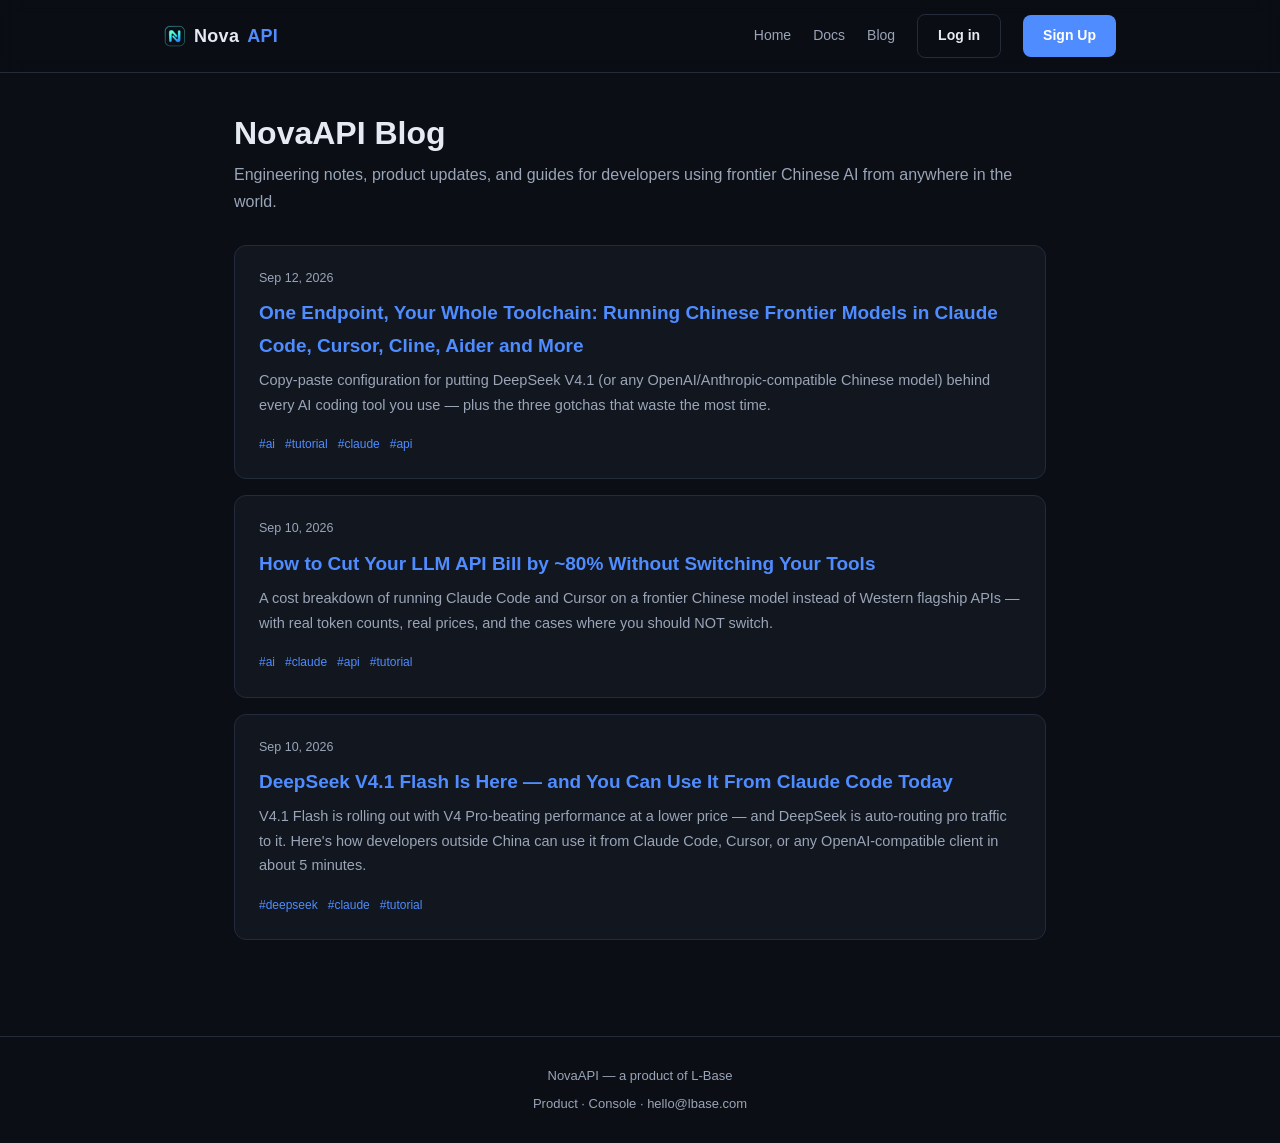
<file: blog/index.html>
<!DOCTYPE html>
<html lang="en">
<head>
<meta charset="UTF-8">
<meta name="viewport" content="width=device-width, initial-scale=1.0">
<title>NovaAPI Blog — Guides for Frontier Chinese AI</title>
<meta name="description" content="Blog of NovaAPI: guides and updates for developers using DeepSeek and frontier Chinese AI models from anywhere in the world.">
<link rel="canonical" href="https://novaapi.lbase.com/blog/index.html">
<link rel="icon" type="image/png" href="../logo.png">
<style>
  :root {
    --bg: #0b0e14; --bg-soft: #11161f; --card: #151b26; --border: #232c3b;
    --text: #e6eaf2; --text-dim: #9aa5b8; --accent: #4f8cff; --green: #3ddc97;
    --code-bg: #0d1117; --code-border: #1e2636;
  }
  * { margin: 0; padding: 0; box-sizing: border-box; }
  body { background: var(--bg); color: var(--text); font-family: -apple-system, BlinkMacSystemFont, "Segoe UI", Roboto, "Helvetica Neue", Arial, sans-serif; line-height: 1.7; }
  a { color: var(--accent); text-decoration: none; }
  a:hover { text-decoration: underline; }
  header { position: sticky; top: 0; z-index: 50; background: rgba(11,14,20,.85); backdrop-filter: blur(8px); border-bottom: 1px solid var(--border); }
  .nav { max-width: 1000px; margin: 0 auto; padding: 14px 24px; display: flex; align-items: center; justify-content: space-between; gap: 10px; flex-wrap: wrap; }
  .brand { display: inline-flex; align-items: center; gap: 8px; font-weight: 700; font-size: 18px; letter-spacing: 0.3px; color: var(--text); }
  .brand span { color: var(--accent); }
  .brand img { width: 22px; height: 22px; border-radius: 5px; }
  a.brand:hover { text-decoration: none; }
  .nav-links { display: flex; gap: 22px; font-size: 14px; align-items: center; flex-wrap: wrap; }
  .nav-links a { color: var(--text-dim); }
  .nav-links a:hover { color: var(--text); text-decoration: none; }
  .nav-links .btn { padding: 9px 20px; border-radius: 8px; font-size: 14px; font-weight: 600; border: none; }
  .nav-links .btn-primary { background: var(--accent); color: #fff; }
  .nav-links .btn-primary:hover { background: #3a76e8; color: #fff; }
  .nav-links .btn-outline { background: transparent; color: var(--text); border: 1px solid var(--border); }
  .nav-links .btn-outline:hover { border-color: var(--accent); color: var(--accent); }
  .wrap { max-width: 860px; margin: 0 auto; padding: 40px 24px 80px; }
  main h1 { font-size: 32px; line-height: 1.25; margin-bottom: 10px; }
  .meta { color: var(--text-dim); font-size: 13.5px; margin-bottom: 30px; }
  main h2 { font-size: 22px; margin: 44px 0 12px; padding-top: 24px; border-top: 1px solid var(--border); }
  main h3 { font-size: 17px; margin: 26px 0 8px; }
  main p { color: var(--text-dim); margin-bottom: 14px; }
  main ul, main ol { color: var(--text-dim); margin: 0 0 14px 22px; }
  main li { margin-bottom: 6px; }
  main strong { color: var(--text); }
  pre { background: var(--code-bg); border: 1px solid var(--code-border); border-radius: 10px; padding: 16px 18px; overflow-x: auto; margin: 14px 0 20px; }
  code { font-family: ui-monospace, SFMono-Regular, "Cascadia Code", Consolas, monospace; }
  p code, li code { background: var(--bg-soft); border: 1px solid var(--border); padding: 1px 6px; border-radius: 5px; font-size: 13px; color: var(--text); }
  pre code { background: none; border: none; padding: 0; color: #d5dce8; }
  .callout { border: 1px solid var(--border); border-left: 3px solid var(--accent); background: var(--bg-soft); border-radius: 8px; padding: 12px 16px; margin: 16px 0; color: var(--text-dim); }
  .card { border: 1px solid var(--border); background: var(--bg-soft); border-radius: 12px; padding: 22px 24px; margin-bottom: 16px; }
  .card h2 { border: none; padding: 0; margin: 0 0 6px; font-size: 19px; }
  .card .date { color: var(--text-dim); font-size: 12.5px; margin-bottom: 8px; }
  .card p { color: var(--text-dim); margin: 0 0 12px; font-size: 14.5px; }
  footer { border-top: 1px solid var(--border); padding: 28px 24px; text-align: center; color: var(--text-dim); font-size: 13px; }
  footer a { color: var(--text-dim); }
  .tag { display: inline-block; color: var(--accent); font-size: 12px; margin-right: 10px; }
  @media (max-width: 640px) { .nav-links a.hide-m { display: none; } main h1 { font-size: 24px; } }

  main table { width: 100%; border-collapse: collapse; margin: 16px 0 22px; font-size: 14px; }
  main table th, main table td { border: 1px solid var(--border); padding: 9px 14px; text-align: left; color: var(--text-dim); }
  main table th { background: var(--bg-soft); color: var(--text); font-size: 13px; }
  main table td strong, main table th strong { color: var(--text); }
  main h4 { font-size: 15px; margin: 20px 0 6px; color: var(--text); }
  main hr { border: none; border-top: 1px solid var(--border); margin: 30px 0; }
  main em { color: var(--text-dim); }
</style>
</head>
<body>
<header>
  <div class="nav">
    <a class="brand" href="../index.html"><img src="../logo.png" alt="NovaAPI logo"/>Nova<span>API</span></a>
    <div class="nav-links">
      <a href="../index.html">Home</a>
      <a href="../docs.html">Docs</a>
      <a href="index.html">Blog</a>
      <a class="btn btn-outline" href="https://api.lbase.com/login">Log in</a>
      <a class="btn btn-primary" href="https://api.lbase.com/register">Sign Up</a>
    </div>
  </div>
</header>
<div class="wrap">
  <main>
    <h1 style="margin-bottom:8px;">NovaAPI Blog</h1>
    <p style="color:var(--text-dim); margin-bottom:30px;">Engineering notes, product updates, and guides for developers using frontier Chinese AI from anywhere in the world.</p>
    <div class="card">
      <div class="date">Sep 12, 2026</div>
      <h2><a href="one-endpoint-whole-toolchain.html">One Endpoint, Your Whole Toolchain: Running Chinese Frontier Models in Claude Code, Cursor, Cline, Aider and More</a></h2>
      <p>Copy-paste configuration for putting DeepSeek V4.1 (or any OpenAI/Anthropic-compatible Chinese model) behind every AI coding tool you use — plus the three gotchas that waste the most time.</p>
      <span class="tag">#ai</span><span class="tag">#tutorial</span><span class="tag">#claude</span><span class="tag">#api</span>
    </div>
    <div class="card">
      <div class="date">Sep 10, 2026</div>
      <h2><a href="cut-llm-api-bill-80-percent.html">How to Cut Your LLM API Bill by ~80% Without Switching Your Tools</a></h2>
      <p>A cost breakdown of running Claude Code and Cursor on a frontier Chinese model instead of Western flagship APIs — with real token counts, real prices, and the cases where you should NOT switch.</p>
      <span class="tag">#ai</span><span class="tag">#claude</span><span class="tag">#api</span><span class="tag">#tutorial</span>
    </div>
    <div class="card">
      <div class="date">Sep 10, 2026</div>
      <h2><a href="deepseek-v4-1-flash-claude-code.html">DeepSeek V4.1 Flash Is Here — and You Can Use It From Claude Code Today</a></h2>
      <p>V4.1 Flash is rolling out with V4 Pro-beating performance at a lower price — and DeepSeek is auto-routing pro traffic to it. Here's how developers outside China can use it from Claude Code, Cursor, or any OpenAI-compatible client in about 5 minutes.</p>
      <span class="tag">#deepseek</span><span class="tag">#claude</span><span class="tag">#tutorial</span>
    </div>
  </main>
</div>
<footer>
  <div>NovaAPI — a product of <a href="https://lbase.com">L-Base</a></div>
  <div style="margin-top:6px;"><a href="https://novaapi.lbase.com/">Product</a> · <a href="https://api.lbase.com/login">Console</a> · <a href="mailto:hello@lbase.com">hello@lbase.com</a></div>
</footer>
</body>
</html>
</file>
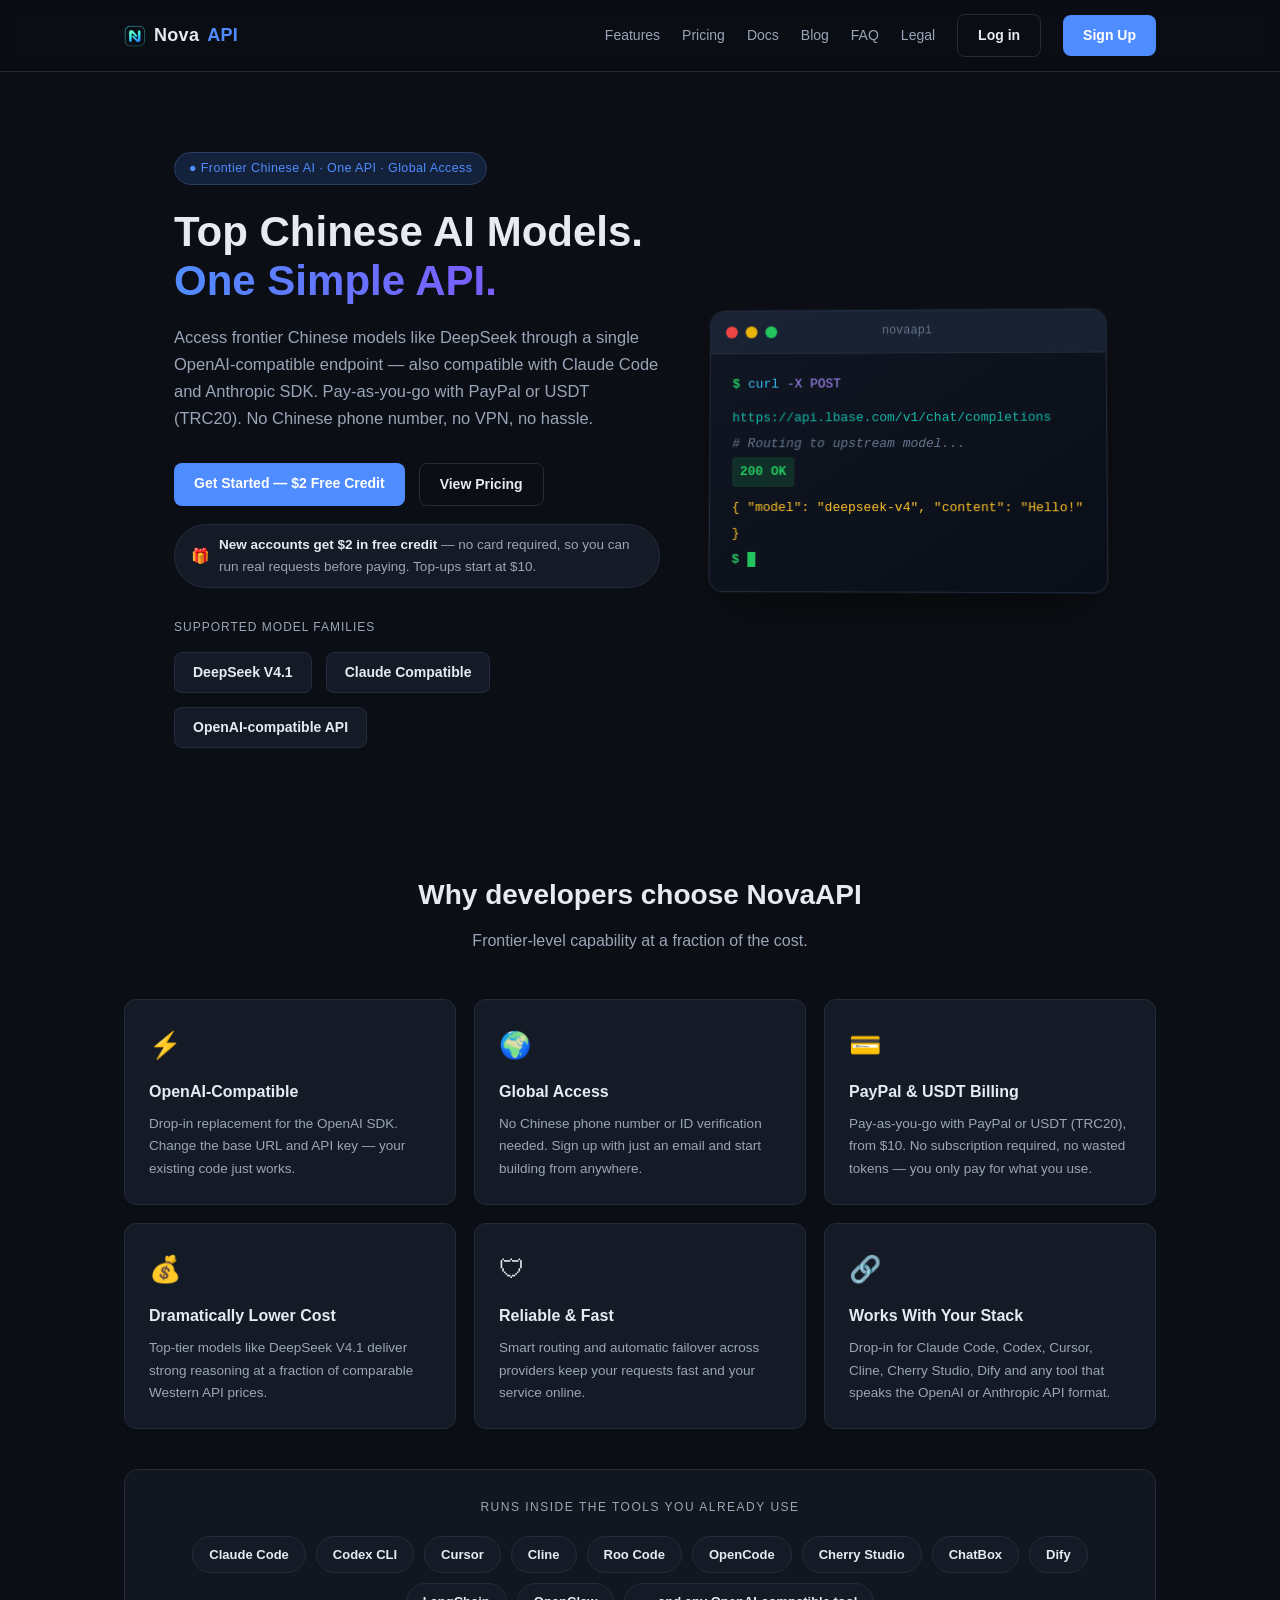
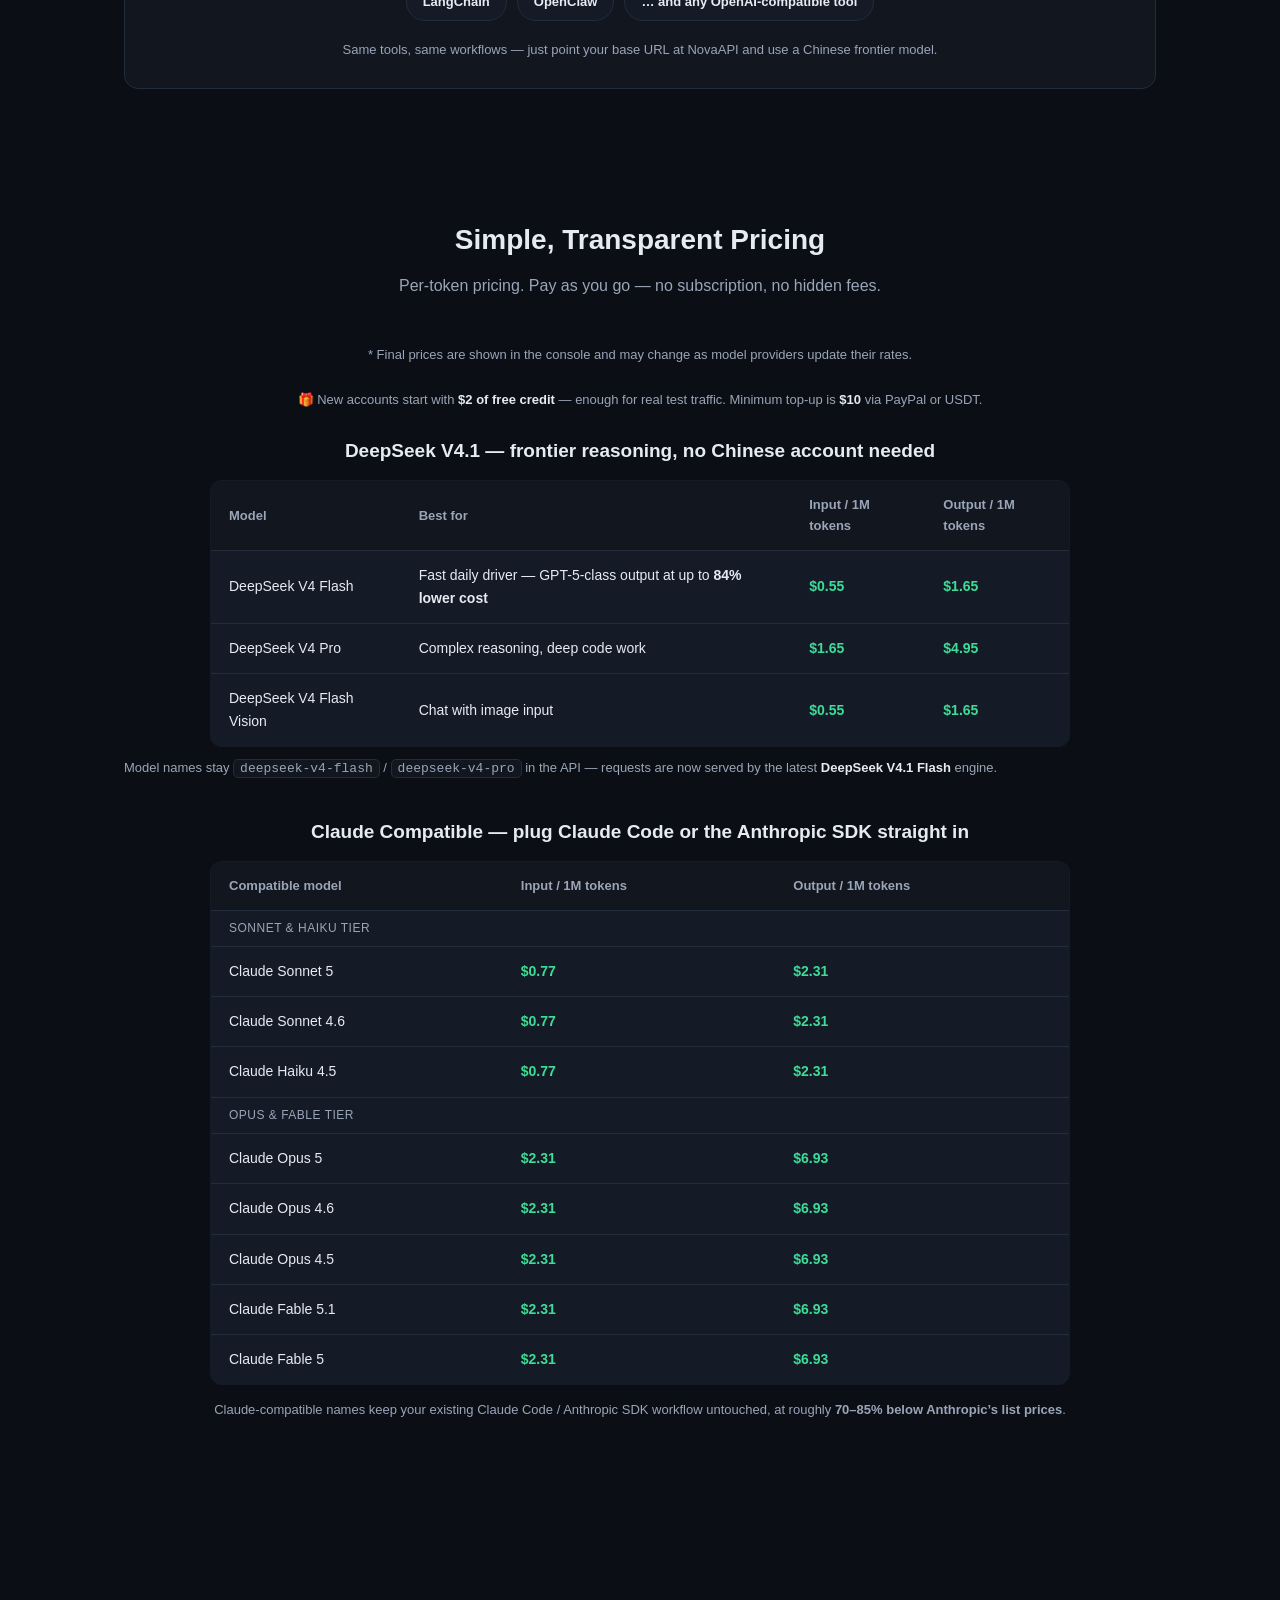
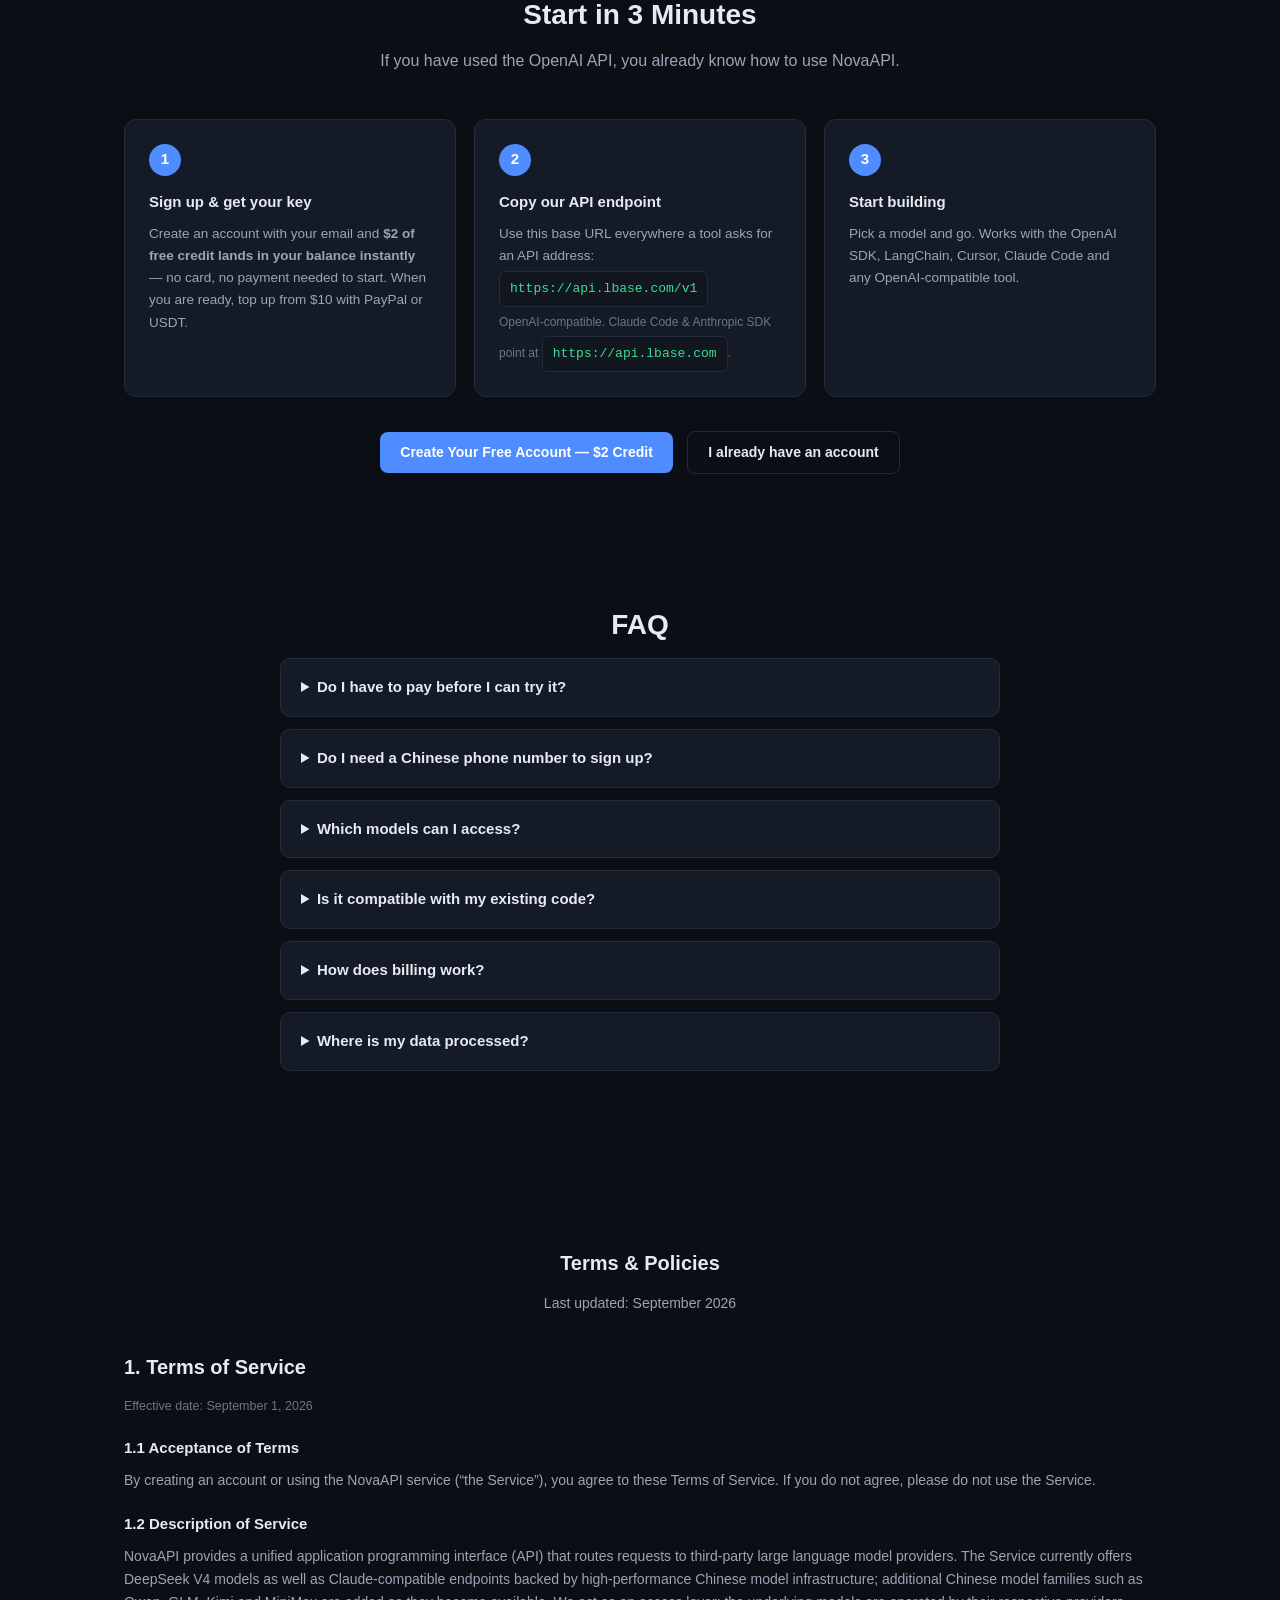
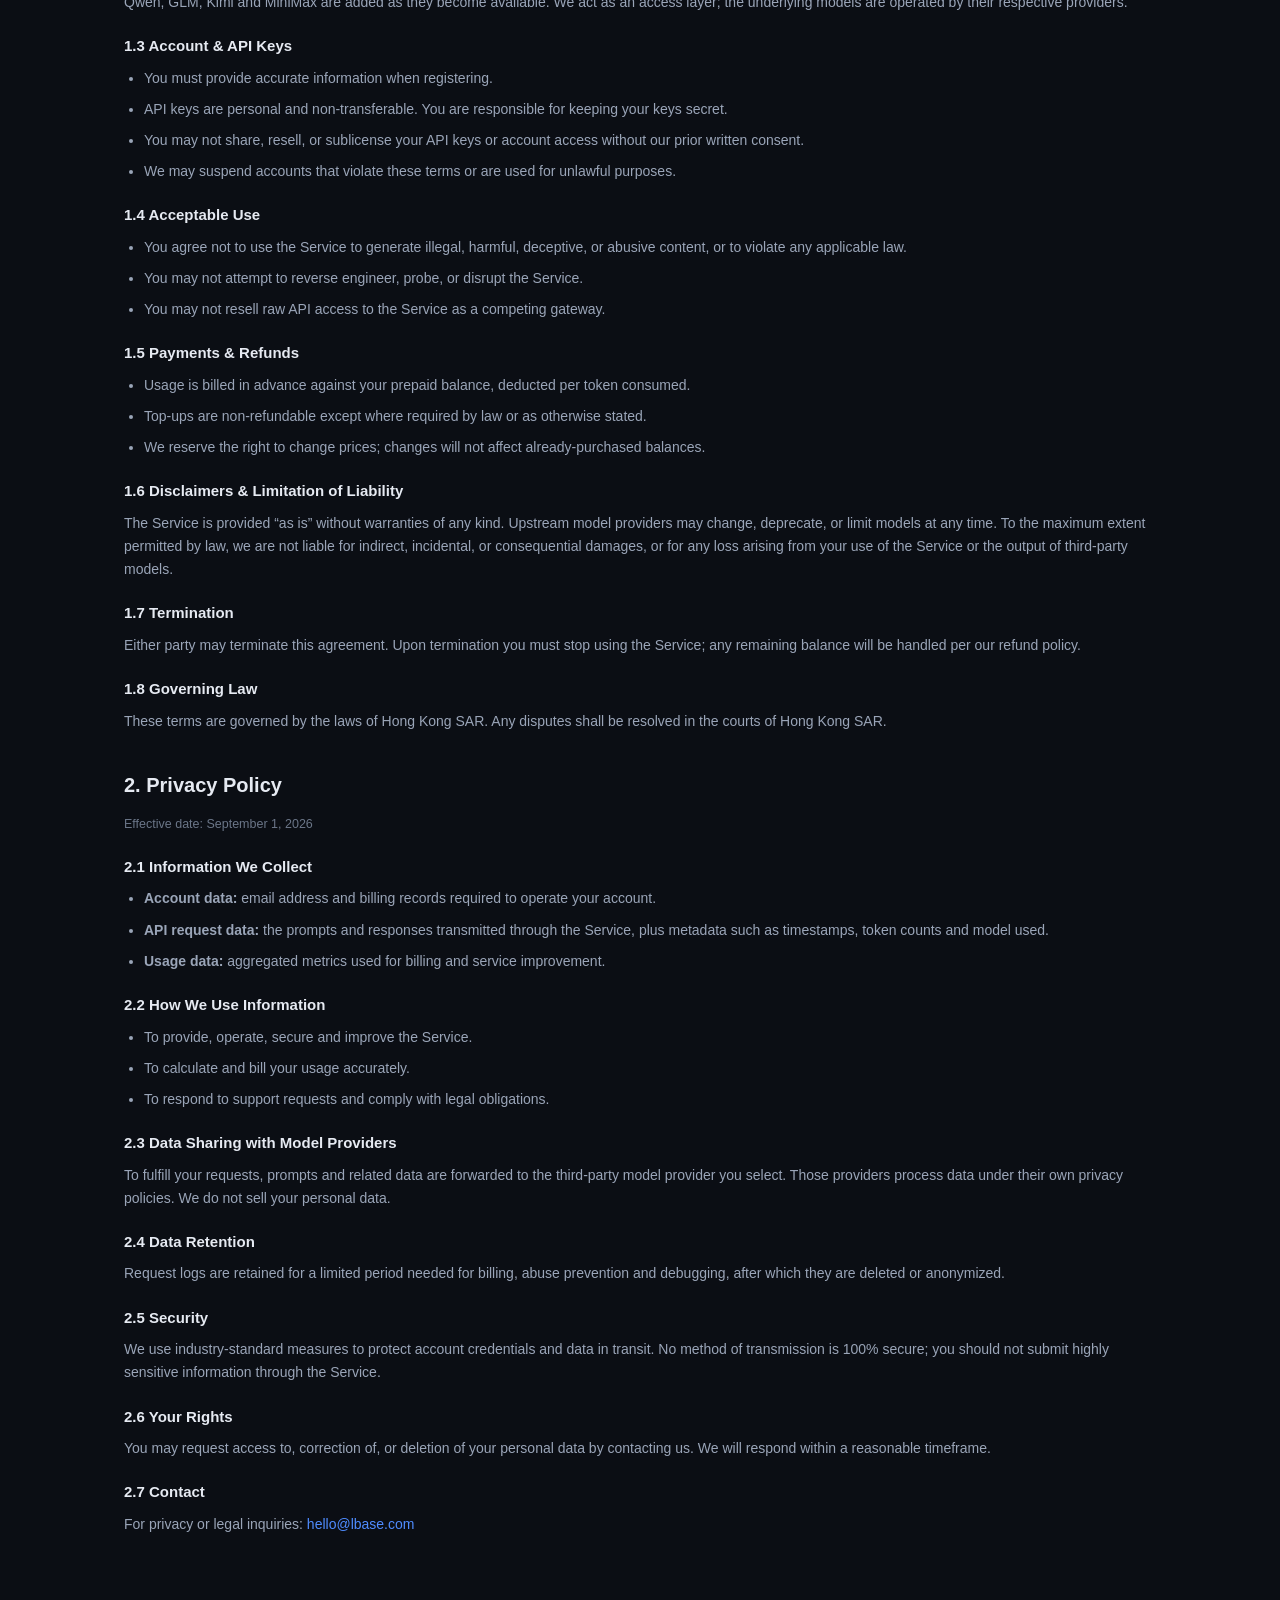
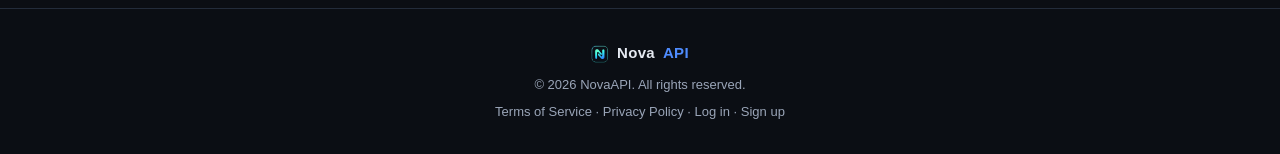
<file: standalone-index.html>
<!DOCTYPE html><html lang="en"><head><meta charset="UTF-8"><meta name="viewport" content="width=device-width, initial-scale=1.0"><title>NovaAPI — One API for Frontier Chinese AI (DeepSeek &amp; Claude-Compatible)</title><meta name="description" content="NovaAPI gives developers worldwide one OpenAI-compatible API for frontier Chinese models like DeepSeek V4 — plus Claude-compatible endpoints that plug straight into Claude Code and the Anthropic SDK. No Chinese phone number needed. Pay with PayPal or USDT."><link rel="canonical" href="https://novaapi.lbase.com/"><meta property="og:title" content="NovaAPI — One API for Frontier Chinese AI"><meta property="og:description" content="DeepSeek V4 and Claude-compatible models through one API. Global access, PayPal &amp; USDT billing."><meta property="og:url" content="https://novaapi.lbase.com/"><meta property="og:type" content="website"><link rel="icon" type="image/png" href="logo.png"><meta property="og:image" content="https://novaapi.lbase.com/logo.png"><style>html { background: #0b0e14; } body { margin: 0; }</style></head><body><style>
/* ===== NovaAPI Home — scoped to #novaapi-home so it never leaks into the SPA shell ===== */
#novaapi-home {
  --bg: #0b0e14;
  --bg-soft: #11161f;
  --card: #151b26;
  --border: #232c3b;
  --text: #e6eaf2;
  --text-dim: #9aa5b8;
  --accent: #4f8cff;
  --accent-2: #7c5cff;
  --green: #3ddc97;
  display: block;
  background: var(--bg);
  color: var(--text);
  line-height: 1.65;
  font-family: -apple-system, BlinkMacSystemFont, "Segoe UI", Roboto, "Helvetica Neue", Arial, sans-serif;
  scroll-behavior: smooth;
}
#novaapi-home * { margin: 0; padding: 0; box-sizing: border-box; }
#novaapi-home a { color: var(--accent); text-decoration: none; }
#novaapi-home a:hover { text-decoration: underline; }

/* ---------- Header ---------- */
#novaapi-home header.nh {
  position: sticky; top: 0; z-index: 50;
  background: rgba(11, 14, 20, 0.85);
  backdrop-filter: blur(8px);
  -webkit-backdrop-filter: blur(8px);
  border-bottom: 1px solid var(--border);
}
#novaapi-home .nav {
  max-width: 1080px; margin: 0 auto; padding: 14px 24px;
  display: flex; align-items: center; justify-content: space-between; flex-wrap: wrap; gap: 10px;
}
#novaapi-home .brand { display: inline-flex; align-items: center; gap: 8px; font-weight: 700; font-size: 18px; letter-spacing: 0.3px; color: var(--text); }
#novaapi-home .brand span { color: var(--accent); }
#novaapi-home .brand img { width: 22px; height: 22px; border-radius: 5px; object-fit: cover; flex: none; }
#novaapi-home a.brand:hover { text-decoration: none; }
#novaapi-home .nh-foot .brand img { width: 18px; height: 18px; border-radius: 4px; }
#novaapi-home .nav-links { display: flex; gap: 22px; align-items: center; font-size: 14px; flex-wrap: wrap; }
#novaapi-home .nav-links a.nh-link { color: var(--text-dim); }
#novaapi-home .nav-links a.nh-link:hover { color: var(--text); text-decoration: none; }
#novaapi-home .btn {
  display: inline-block; padding: 9px 20px; border-radius: 8px;
  font-size: 14px; font-weight: 600; cursor: pointer; border: none;
  transition: all .15s ease;
}
#novaapi-home .btn-primary { background: var(--accent); color: #fff; }
#novaapi-home .btn-primary:hover { background: #3a76e8; text-decoration: none; }
#novaapi-home .btn-outline { background: transparent; color: var(--text); border: 1px solid var(--border); }
#novaapi-home .btn-outline:hover { border-color: var(--accent); color: var(--accent); text-decoration: none; }

/* ---------- Hero ---------- */
#novaapi-home .hero {
  max-width: 980px; margin: 0 auto; padding: 80px 24px 60px;
}
#novaapi-home .hero-inner {
  display: flex; align-items: center; gap: 48px;
  text-align: left;
}
#novaapi-home .hero-copy { flex: 1 1 55%; }
#novaapi-home .hero-terminal { flex: 1 1 45%; display: flex; justify-content: center; }
#novaapi-home .hero .tag {
  display: inline-block; font-size: 12.5px; color: var(--accent);
  border: 1px solid #2b3d63; background: #14213a;
  padding: 5px 14px; border-radius: 999px; margin-bottom: 22px;
  letter-spacing: 0.4px;
}
#novaapi-home .hero h1 { font-size: 42px; line-height: 1.18; font-weight: 800; margin-bottom: 18px; color: var(--text); }
#novaapi-home .hero h1 .grad {
  background: linear-gradient(90deg, var(--accent), var(--accent-2));
  -webkit-background-clip: text; background-clip: text; color: transparent;
}
#novaapi-home .hero p { font-size: 16.5px; color: var(--text-dim); max-width: 560px; margin: 0 0 30px; }
#novaapi-home .hero-cta { display: flex; gap: 14px; flex-wrap: wrap; }
#novaapi-home .hero-bonus {
  display: inline-flex; align-items: center; gap: 9px; margin-top: 18px;
  padding: 9px 16px; border: 1px solid var(--border); border-radius: 999px;
  background: var(--card); font-size: 13.5px; color: var(--text-dim); max-width: 560px;
}
#novaapi-home .hero-bonus strong { color: var(--text); }
#novaapi-home .hero-bonus .hb-icon { font-size: 15px; }
#novaapi-home .hero-models { margin-top: 30px; }
#novaapi-home .hero-models .label { font-size: 12px; color: var(--text-dim); text-transform: uppercase; letter-spacing: 1px; margin-bottom: 14px; }
#novaapi-home .model-logos { display: flex; gap: 14px; flex-wrap: wrap; }
#novaapi-home .model-chip {
  padding: 8px 18px; border: 1px solid var(--border); border-radius: 8px;
  background: var(--card); font-size: 14px; font-weight: 600; color: var(--text);
}

/* ---------- Terminal Animation (from Sub2API home, restyled for NovaAPI) ---------- */
#novaapi-home .terminal-window {
  width: 100%; max-width: 400px;
  background: linear-gradient(145deg, #101623 0%, #0a0e17 100%);
  border: 1px solid #1e2a3d;
  border-radius: 14px;
  box-shadow:
    0 25px 50px -12px rgba(0, 0, 0, 0.55),
    0 0 0 1px rgba(255, 255, 255, 0.04),
    inset 0 1px 0 rgba(255, 255, 255, 0.06);
  overflow: hidden;
  transform: perspective(1000px) rotateX(2deg) rotateY(-2deg);
  transition: transform 0.3s ease;
}
#novaapi-home .terminal-window:hover {
  transform: perspective(1000px) rotateX(0deg) rotateY(0deg) translateY(-4px);
}
#novaapi-home .terminal-header {
  display: flex; align-items: center;
  padding: 11px 15px;
  background: rgba(30, 41, 59, 0.7);
  border-bottom: 1px solid rgba(255, 255, 255, 0.05);
}
#novaapi-home .terminal-buttons { display: flex; gap: 8px; }
#novaapi-home .terminal-buttons span { width: 12px; height: 12px; border-radius: 50%; }
#novaapi-home .btn-close { background: #ef4444; }
#novaapi-home .btn-minimize { background: #eab308; }
#novaapi-home .btn-maximize { background: #22c55e; }
#novaapi-home .terminal-title {
  flex: 1; text-align: center; font-size: 12px;
  font-family: ui-monospace, monospace; color: #64748b; margin-right: 52px;
}
#novaapi-home .terminal-body {
  padding: 18px 22px;
  font-family: ui-monospace, 'Fira Code', monospace;
  font-size: 13px; line-height: 2;
}
#novaapi-home .code-line {
  display: flex; align-items: center; gap: 8px; flex-wrap: wrap;
  opacity: 0; animation: line-appear 0.5s ease forwards;
}
#novaapi-home .line-1 { animation-delay: 0.3s; }
#novaapi-home .line-2 { animation-delay: 1s; }
#novaapi-home .line-3 { animation-delay: 1.8s; }
#novaapi-home .line-4 { animation-delay: 2.5s; }
@keyframes line-appear {
  from { opacity: 0; transform: translateY(5px); }
  to   { opacity: 1; transform: translateY(0); }
}
#novaapi-home .code-prompt { color: #22c55e; font-weight: bold; }
#novaapi-home .code-cmd { color: #38bdf8; }
#novaapi-home .code-flag { color: #a78bfa; }
#novaapi-home .code-url { color: #14b8a6; }
#novaapi-home .code-comment { color: #64748b; font-style: italic; }
#novaapi-home .code-success { color: #22c55e; background: rgba(34, 197, 94, 0.15); padding: 2px 8px; border-radius: 4px; font-weight: 600; }
#novaapi-home .code-response { color: #fbbf24; }
#novaapi-home .cursor {
  display: inline-block; width: 8px; height: 15px;
  background: #22c55e; animation: blink 1s step-end infinite;
}
@keyframes blink {
  0%, 50% { opacity: 1; }
  51%, 100% { opacity: 0; }
}

/* ---------- Sections ---------- */
#novaapi-home section.nh-sec { max-width: 1080px; margin: 0 auto; padding: 64px 24px; }
#novaapi-home .section-title { font-size: 28px; font-weight: 700; margin-bottom: 10px; text-align: center; color: var(--text); }
#novaapi-home .section-sub { color: var(--text-dim); text-align: center; margin-bottom: 44px; }

#novaapi-home .features-grid { display: grid; grid-template-columns: repeat(auto-fit, minmax(250px, 1fr)); gap: 18px; }
#novaapi-home .feature {
  background: var(--card); border: 1px solid var(--border); border-radius: 12px;
  padding: 24px;
}
#novaapi-home .feature .icon { font-size: 26px; margin-bottom: 12px; }
#novaapi-home .feature h3 { font-size: 16px; margin-bottom: 8px; color: var(--text); }
#novaapi-home .feature p { font-size: 13.5px; color: var(--text-dim); }

/* ---------- Works With strip ---------- */
#novaapi-home .works-with {
  margin-top: 40px; text-align: center;
  background: var(--bg-soft); border: 1px solid var(--border);
  border-radius: 14px; padding: 28px 24px;
}
#novaapi-home .works-with-label {
  font-size: 12px; color: var(--text-dim); text-transform: uppercase;
  letter-spacing: 1.5px; margin-bottom: 18px;
}
#novaapi-home .works-with-list {
  display: flex; justify-content: center; gap: 10px; flex-wrap: wrap;
}
#novaapi-home .works-chip {
  padding: 7px 16px; border: 1px solid var(--border); border-radius: 999px;
  background: var(--card); font-size: 13px; font-weight: 600; color: var(--text);
  transition: border-color .15s ease, color .15s ease;
}
#novaapi-home .works-chip:hover { border-color: var(--accent); color: var(--accent); }
#novaapi-home .works-with-note {
  margin-top: 18px; font-size: 13px; color: var(--text-dim);
}

/* ---------- Pricing ---------- */
#novaapi-home .pricing-note { text-align: center; color: var(--text-dim); font-size: 13px; margin-bottom: 24px; }
#novaapi-home .pricing-block-title { max-width: 860px; margin: 0 auto 14px; font-size: 19px; font-weight: 700; color: var(--text); }
#novaapi-home .pricing-block-title { text-align: center; }
#novaapi-home table.pricing {
  width: 100%; max-width: 860px; margin: 0 auto; border-collapse: collapse;
  background: var(--card); border: 1px solid var(--border); border-radius: 12px; overflow: hidden;
  font-size: 14px;
}
#novaapi-home table.pricing th, #novaapi-home table.pricing td { padding: 13px 18px; text-align: left; border-bottom: 1px solid var(--border); color: var(--text); }
#novaapi-home table.pricing th { background: var(--bg-soft); font-size: 13px; color: var(--text-dim); font-weight: 600; }
#novaapi-home table.pricing tr:last-child td { border-bottom: none; }
#novaapi-home table.pricing .price { color: var(--green); font-weight: 600; white-space: nowrap; }

/* ---------- Steps ---------- */
#novaapi-home .steps { display: grid; grid-template-columns: repeat(auto-fit, minmax(240px, 1fr)); gap: 18px; counter-reset: step; }
#novaapi-home .step { background: var(--card); border: 1px solid var(--border); border-radius: 12px; padding: 24px; position: relative; }
#novaapi-home .step .num {
  width: 32px; height: 32px; border-radius: 50%; background: var(--accent);
  color: #fff; display: flex; align-items: center; justify-content: center;
  font-weight: 700; font-size: 15px; margin-bottom: 14px;
}
#novaapi-home .step h3 { font-size: 15px; margin-bottom: 8px; color: var(--text); }
#novaapi-home .step p { font-size: 13.5px; color: var(--text-dim); }
#novaapi-home .step code {
  background: var(--bg-soft); padding: 2px 6px; border-radius: 5px;
  font-size: 12.5px; color: var(--accent);
}
#novaapi-home .step .endpoint-code {
  display: inline-block; margin-top: 4px; padding: 6px 10px;
  background: var(--bg-soft); border: 1px solid var(--border); border-radius: 6px;
  font-size: 13px; color: var(--green); word-break: break-all;
}
#novaapi-home .step .step-hint { margin-top: 6px; font-size: 12px; color: #6b7688; }

/* ---------- FAQ ---------- */
#novaapi-home details.nh-details {
  background: var(--card); border: 1px solid var(--border); border-radius: 10px;
  padding: 16px 20px; margin-bottom: 12px;
}
#novaapi-home details.nh-details summary { cursor: pointer; font-weight: 600; font-size: 15px; color: var(--text); }
#novaapi-home details.nh-details p { margin-top: 10px; color: var(--text-dim); font-size: 14px; }

/* ---------- Legal ---------- */
#novaapi-home .legal { max-width: 820px; }
#novaapi-home .legal h2 { font-size: 20px; margin: 36px 0 12px; color: var(--text); }
#novaapi-home .legal h3 { font-size: 15px; margin: 20px 0 8px; color: var(--text); }
#novaapi-home .legal p, #novaapi-home .legal li { font-size: 14px; color: var(--text-dim); margin-bottom: 8px; }
#novaapi-home .legal ul { padding-left: 20px; }
#novaapi-home .legal .updated { font-size: 12.5px; color: #6b7688; margin-bottom: 20px; }

#novaapi-home footer.nh-foot {
  border-top: 1px solid var(--border); padding: 32px 24px;
  text-align: center; color: var(--text-dim); font-size: 13px;
}
#novaapi-home footer.nh-foot a { color: var(--text-dim); }
#novaapi-home footer.nh-foot a:hover { color: var(--text); }

@media (max-width: 640px) {
  #novaapi-home .hero { padding: 56px 20px 40px; }
  #novaapi-home .hero-inner { flex-direction: column; gap: 36px; text-align: center; }
  #novaapi-home .hero-copy p { margin-left: auto; margin-right: auto; }
  #novaapi-home .hero-cta { justify-content: center; }
  #novaapi-home .hero-models .model-logos { justify-content: center; }
  #novaapi-home .hero-terminal { width: 100%; }
  #novaapi-home .terminal-window { max-width: 100%; }
  #novaapi-home .hero h1 { font-size: 32px; }
  #novaapi-home .nav-links a.nh-link { display: none; }
  #novaapi-home table.pricing { font-size: 12.5px; }
  #novaapi-home table.pricing th, #novaapi-home table.pricing td { padding: 10px 12px; }
}
</style>
<div id="novaapi-home">

<!-- ================= HEADER ================= -->
<header class="nh">
  <div class="nav">
    <a class="brand" href="index.html"><img src="logo.png" alt="NovaAPI logo"/>Nova<span>API</span></a>
    <div class="nav-links">
      <a class="nh-link" href="#features">Features</a>
      <a class="nh-link" href="#pricing">Pricing</a>
      <a class="nh-link" href="https://novaapi.lbase.com/docs.html">Docs</a>
      <a class="nh-link" href="https://novaapi.lbase.com/blog/">Blog</a>
      <a class="nh-link" href="#faq">FAQ</a>
      <a class="nh-link" href="#terms">Legal</a>
      <a class="btn btn-outline" href="https://api.lbase.com/login">Log in</a>
      <a class="btn btn-primary" href="https://api.lbase.com/register">Sign Up</a>
    </div>
  </div>
</header>

<!-- ================= HERO ================= -->
<div class="hero">
  <div class="hero-inner">
    <div class="hero-copy">
      <div class="tag">&#9679; Frontier Chinese AI &middot; One API &middot; Global Access</div>
      <h1>Top Chinese AI Models.<br><span class="grad">One Simple API.</span></h1>
      <p>Access frontier Chinese models like DeepSeek through a single OpenAI-compatible endpoint — also compatible with Claude Code and Anthropic SDK. Pay-as-you-go with PayPal or USDT (TRC20). No Chinese phone number, no VPN, no hassle.</p>
      <div class="hero-cta">
        <a class="btn btn-primary" href="https://api.lbase.com/register">Get Started &mdash; $2 Free Credit</a>
        <a class="btn btn-outline" href="#pricing">View Pricing</a>
      </div>
      <div class="hero-bonus">
        <span class="hb-icon">&#127873;</span>
        <span><strong>New accounts get $2 in free credit</strong> &mdash; no card required, so you can run real requests before paying. Top-ups start at $10.</span>
      </div>
      <div class="hero-models">
        <div class="label">Supported model families</div>
        <div class="model-logos">
          <span class="model-chip">DeepSeek V4.1</span>
          <span class="model-chip">Claude Compatible</span>
          <span class="model-chip">OpenAI-compatible API</span>
        </div>
      </div>
    </div>
    <div class="hero-terminal">
      <div class="terminal-window">
        <div class="terminal-header">
          <div class="terminal-buttons">
            <span class="btn-close"></span>
            <span class="btn-minimize"></span>
            <span class="btn-maximize"></span>
          </div>
          <span class="terminal-title">novaapi</span>
        </div>
        <div class="terminal-body">
          <div class="code-line line-1">
            <span class="code-prompt">$</span>
            <span class="code-cmd">curl</span>
            <span class="code-flag">-X POST</span>
            <span class="code-url">https://api.lbase.com/v1/chat/completions</span>
          </div>
          <div class="code-line line-2">
            <span class="code-comment"># Routing to upstream model...</span>
          </div>
          <div class="code-line line-3">
            <span class="code-success">200 OK</span>
            <span class="code-response">{ "model": "deepseek-v4", "content": "Hello!" }</span>
          </div>
          <div class="code-line line-4">
            <span class="code-prompt">$</span>
            <span class="cursor"></span>
          </div>
        </div>
      </div>
    </div>
  </div>
</div>

<!-- ================= FEATURES ================= -->
<section id="features" class="nh-sec">
  <h2 class="section-title">Why developers choose NovaAPI</h2>
  <p class="section-sub">Frontier-level capability at a fraction of the cost.</p>
  <div class="features-grid">
    <div class="feature">
      <div class="icon">&#9889;</div>
      <h3>OpenAI-Compatible</h3>
      <p>Drop-in replacement for the OpenAI SDK. Change the base URL and API key &mdash; your existing code just works.</p>
    </div>
    <div class="feature">
      <div class="icon">&#127757;</div>
      <h3>Global Access</h3>
      <p>No Chinese phone number or ID verification needed. Sign up with just an email and start building from anywhere.</p>
    </div>
    <div class="feature">
      <div class="icon">&#128179;</div>
      <h3>PayPal &amp; USDT Billing</h3>
      <p>Pay-as-you-go with PayPal or USDT (TRC20), from $10. No subscription required, no wasted tokens &mdash; you only pay for what you use.</p>
    </div>
    <div class="feature">
      <div class="icon">&#128176;</div>
      <h3>Dramatically Lower Cost</h3>
      <p>Top-tier models like DeepSeek V4.1 deliver strong reasoning at a fraction of comparable Western API prices.</p>
    </div>
    <div class="feature">
      <div class="icon">&#128737;</div>
      <h3>Reliable &amp; Fast</h3>
      <p>Smart routing and automatic failover across providers keep your requests fast and your service online.</p>
    </div>
    <div class="feature">
      <div class="icon">&#128279;</div>
      <h3>Works With Your Stack</h3>
      <p>Drop-in for Claude Code, Codex, Cursor, Cline, Cherry Studio, Dify and any tool that speaks the OpenAI or Anthropic API format.</p>
    </div>
  </div>

  <!-- Works-with strip: tools you already use -->
  <div class="works-with">
    <div class="works-with-label">Runs inside the tools you already use</div>
    <div class="works-with-list">
      <span class="works-chip">Claude Code</span>
      <span class="works-chip">Codex CLI</span>
      <span class="works-chip">Cursor</span>
      <span class="works-chip">Cline</span>
      <span class="works-chip">Roo Code</span>
      <span class="works-chip">OpenCode</span>
      <span class="works-chip">Cherry Studio</span>
      <span class="works-chip">ChatBox</span>
      <span class="works-chip">Dify</span>
      <span class="works-chip">LangChain</span>
      <span class="works-chip">OpenClaw</span>
      <span class="works-chip">&hellip; and any OpenAI-compatible tool</span>
    </div>
    <p class="works-with-note">Same tools, same workflows &mdash; just point your base URL at NovaAPI and use a Chinese frontier model.</p>
  </div>
</section>

<!-- ================= PRICING ================= -->
<section id="pricing" class="nh-sec">
  <h2 class="section-title">Simple, Transparent Pricing</h2>
  <p class="section-sub">Per-token pricing. Pay as you go &mdash; no subscription, no hidden fees.</p>
  <div class="pricing-note">* Final prices are shown in the console and may change as model providers update their rates.</div>
  <div class="pricing-note" style="margin-top:6px;">&#127873; New accounts start with <strong style="color:var(--text);">$2 of free credit</strong> &mdash; enough for real test traffic. Minimum top-up is <strong style="color:var(--text);">$10</strong> via PayPal or USDT.</div>

  <!-- DeepSeek native models -->
  <h3 class="pricing-block-title">DeepSeek V4.1 &mdash; frontier reasoning, no Chinese account needed</h3>
  <table class="pricing">
    <thead>
      <tr><th>Model</th><th>Best for</th><th>Input / 1M tokens</th><th>Output / 1M tokens</th></tr>
    </thead>
    <tbody>
      <tr>
        <td>DeepSeek V4 Flash</td>
        <td>Fast daily driver &mdash; GPT-5-class output at up to <strong>84% lower cost</strong></td>
        <td class="price">$0.55</td><td class="price">$1.65</td>
      </tr>
      <tr>
        <td>DeepSeek V4 Pro</td>
        <td>Complex reasoning, deep code work</td>
        <td class="price">$1.65</td><td class="price">$4.95</td>
      </tr>
      <tr>
        <td>DeepSeek V4 Flash Vision</td>
        <td>Chat with image input</td>
        <td class="price">$0.55</td><td class="price">$1.65</td>
      </tr>
    </tbody>
  </table>

  <p style="color:var(--text-dim); font-size:13px; margin-top:10px;">Model names stay <code style="background:var(--bg-soft); border:1px solid var(--border); padding:1px 6px; border-radius:5px;">deepseek-v4-flash</code> / <code style="background:var(--bg-soft); border:1px solid var(--border); padding:1px 6px; border-radius:5px;">deepseek-v4-pro</code> in the API &mdash; requests are now served by the latest <strong style="color:var(--text);">DeepSeek V4.1 Flash</strong> engine.</p>
  <!-- Claude-compatible models -->
  <h3 class="pricing-block-title" style="margin-top:36px;">
    Claude Compatible &mdash; plug Claude Code or the Anthropic SDK straight in
  </h3>
  <table class="pricing">
    <thead>
      <tr><th>Compatible model</th><th>Input / 1M tokens</th><th>Output / 1M tokens</th></tr>
    </thead>
    <tbody>
      <tr><td colspan="3" style="text-align:left; padding:8px 18px; font-size:12px; letter-spacing:0.5px; text-transform:uppercase; color:var(--text-dim); border-bottom:1px solid var(--border);">Sonnet &amp; Haiku tier</td></tr>
      <tr><td>Claude Sonnet 5</td><td class="price">$0.77</td><td class="price">$2.31</td></tr>
      <tr><td>Claude Sonnet 4.6</td><td class="price">$0.77</td><td class="price">$2.31</td></tr>
      <tr><td>Claude Haiku 4.5</td><td class="price">$0.77</td><td class="price">$2.31</td></tr>
      <tr><td colspan="3" style="text-align:left; padding:8px 18px; font-size:12px; letter-spacing:0.5px; text-transform:uppercase; color:var(--text-dim); border-bottom:1px solid var(--border);">Opus &amp; Fable tier</td></tr>
      <tr><td>Claude Opus 5</td><td class="price">$2.31</td><td class="price">$6.93</td></tr>
      <tr><td>Claude Opus 4.6</td><td class="price">$2.31</td><td class="price">$6.93</td></tr>
      <tr><td>Claude Opus 4.5</td><td class="price">$2.31</td><td class="price">$6.93</td></tr>
      <tr><td>Claude Fable 5.1</td><td class="price">$2.31</td><td class="price">$6.93</td></tr>
      <tr><td>Claude Fable 5</td><td class="price">$2.31</td><td class="price">$6.93</td></tr>
    </tbody>
  </table>
  <p class="section-sub" style="margin-top:14px; font-size:13px; color:var(--text-dim);">
    Claude-compatible names keep your existing Claude Code / Anthropic SDK workflow untouched, at roughly
    <strong>70&ndash;85% below Anthropic&rsquo;s list prices</strong>.
  </p>
</section>

<!-- ================= QUICK START ================= -->
<section id="quickstart" class="nh-sec">
  <h2 class="section-title">Start in 3 Minutes</h2>
  <p class="section-sub">If you have used the OpenAI API, you already know how to use NovaAPI.</p>
  <div class="steps">
    <div class="step">
      <div class="num">1</div>
      <h3>Sign up &amp; get your key</h3>
      <p>Create an account with your email and <strong>$2 of free credit lands in your balance instantly</strong> &mdash; no card, no payment needed to start. When you are ready, top up from $10 with PayPal or USDT.</p>
    </div>
    <div class="step">
      <div class="num">2</div>
      <h3>Copy our API endpoint</h3>
      <p>Use this base URL everywhere a tool asks for an API address:</p>
      <p><code class="endpoint-code">https://api.lbase.com/v1</code></p>
      <p class="step-hint">OpenAI-compatible. Claude Code &amp; Anthropic SDK point at <code class="endpoint-code">https://api.lbase.com</code>.</p>
    </div>
    <div class="step">
      <div class="num">3</div>
      <h3>Start building</h3>
      <p>Pick a model and go. Works with the OpenAI SDK, LangChain, Cursor, Claude Code and any OpenAI-compatible tool.</p>
    </div>
  </div>
  <div style="text-align:center; margin-top: 34px;">
    <a class="btn btn-primary" href="https://api.lbase.com/register">Create Your Free Account &mdash; $2 Credit</a>
    <a class="btn btn-outline" href="https://api.lbase.com/login" style="margin-left:10px;">I already have an account</a>
  </div>
</section>

<!-- ================= FAQ ================= -->
<section id="faq" class="nh-sec">
  <h2 class="section-title">FAQ</h2>
  <div style="max-width:720px; margin:0 auto;">
    <details class="nh-details">
      <summary>Do I have to pay before I can try it?</summary>
      <p>No. Every new account is credited with <strong>$2 of free credit</strong> the moment you sign up &mdash; create an API key and send real requests straight away. When you want more, the minimum top-up is $10 via PayPal or USDT.</p>
    </details>
    <details class="nh-details">
      <summary>Do I need a Chinese phone number to sign up?</summary>
      <p>No. We designed NovaAPI for global developers &mdash; sign up with just an email address and pay with PayPal or USDT.</p>
    </details>
    <details class="nh-details">
      <summary>Which models can I access?</summary>
      <p>We currently offer DeepSeek V4 models (native) plus Claude-compatible endpoints backed by our high-performance Chinese model network. More Chinese model families (Qwen, GLM, Kimi and MiniMax) are being onboarded and will appear in the console as they go live.</p>
    </details>
    <details class="nh-details">
      <summary>Is it compatible with my existing code?</summary>
      <p>Yes. We expose an OpenAI-compatible API. Point your OpenAI SDK or tools such as LangChain, Dify or Cursor at our endpoint and you are ready.</p>
    </details>
    <details class="nh-details">
      <summary>How does billing work?</summary>
      <p>Pay-as-you-go. You top up your account balance via PayPal or USDT and are charged per token used. No monthly subscription.</p>
    </details>
    <details class="nh-details">
      <summary>Where is my data processed?</summary>
      <p>Requests are routed to the model providers you use. See our Privacy Policy below for details. Do not send sensitive personal or business data if you are not comfortable with this.</p>
    </details>
  </div>
</section>

<!-- ================= LEGAL ================= -->
<section id="terms" class="nh-sec legal">
  <h2 class="section-title">Terms &amp; Policies</h2>
  <p class="section-sub">Last updated: September 2026</p>

  <h2>1. Terms of Service</h2>
  <p class="updated">Effective date: September 1, 2026</p>
  <h3>1.1 Acceptance of Terms</h3>
  <p>By creating an account or using the NovaAPI service (&ldquo;the Service&rdquo;), you agree to these Terms of Service. If you do not agree, please do not use the Service.</p>
  <h3>1.2 Description of Service</h3>
  <p>NovaAPI provides a unified application programming interface (API) that routes requests to third-party large language model providers. The Service currently offers DeepSeek V4 models as well as Claude-compatible endpoints backed by high-performance Chinese model infrastructure; additional Chinese model families such as Qwen, GLM, Kimi and MiniMax are added as they become available. We act as an access layer; the underlying models are operated by their respective providers.</p>
  <h3>1.3 Account &amp; API Keys</h3>
  <ul>
    <li>You must provide accurate information when registering.</li>
    <li>API keys are personal and non-transferable. You are responsible for keeping your keys secret.</li>
    <li>You may not share, resell, or sublicense your API keys or account access without our prior written consent.</li>
    <li>We may suspend accounts that violate these terms or are used for unlawful purposes.</li>
  </ul>
  <h3>1.4 Acceptable Use</h3>
  <ul>
    <li>You agree not to use the Service to generate illegal, harmful, deceptive, or abusive content, or to violate any applicable law.</li>
    <li>You may not attempt to reverse engineer, probe, or disrupt the Service.</li>
    <li>You may not resell raw API access to the Service as a competing gateway.</li>
  </ul>
  <h3>1.5 Payments &amp; Refunds</h3>
  <ul>
    <li>Usage is billed in advance against your prepaid balance, deducted per token consumed.</li>
    <li>Top-ups are non-refundable except where required by law or as otherwise stated.</li>
    <li>We reserve the right to change prices; changes will not affect already-purchased balances.</li>
  </ul>
  <h3>1.6 Disclaimers &amp; Limitation of Liability</h3>
  <p>The Service is provided &ldquo;as is&rdquo; without warranties of any kind. Upstream model providers may change, deprecate, or limit models at any time. To the maximum extent permitted by law, we are not liable for indirect, incidental, or consequential damages, or for any loss arising from your use of the Service or the output of third-party models.</p>
  <h3>1.7 Termination</h3>
  <p>Either party may terminate this agreement. Upon termination you must stop using the Service; any remaining balance will be handled per our refund policy.</p>
  <h3>1.8 Governing Law</h3>
  <p>These terms are governed by the laws of Hong Kong SAR. Any disputes shall be resolved in the courts of Hong Kong SAR.</p>

  <h2>2. Privacy Policy</h2>
  <p class="updated">Effective date: September 1, 2026</p>
  <h3>2.1 Information We Collect</h3>
  <ul>
    <li><strong>Account data:</strong> email address and billing records required to operate your account.</li>
    <li><strong>API request data:</strong> the prompts and responses transmitted through the Service, plus metadata such as timestamps, token counts and model used.</li>
    <li><strong>Usage data:</strong> aggregated metrics used for billing and service improvement.</li>
  </ul>
  <h3>2.2 How We Use Information</h3>
  <ul>
    <li>To provide, operate, secure and improve the Service.</li>
    <li>To calculate and bill your usage accurately.</li>
    <li>To respond to support requests and comply with legal obligations.</li>
  </ul>
  <h3>2.3 Data Sharing with Model Providers</h3>
  <p>To fulfill your requests, prompts and related data are forwarded to the third-party model provider you select. Those providers process data under their own privacy policies. We do not sell your personal data.</p>
  <h3>2.4 Data Retention</h3>
  <p>Request logs are retained for a limited period needed for billing, abuse prevention and debugging, after which they are deleted or anonymized.</p>
  <h3>2.5 Security</h3>
  <p>We use industry-standard measures to protect account credentials and data in transit. No method of transmission is 100% secure; you should not submit highly sensitive information through the Service.</p>
  <h3>2.6 Your Rights</h3>
  <p>You may request access to, correction of, or deletion of your personal data by contacting us. We will respond within a reasonable timeframe.</p>
  <h3>2.7 Contact</h3>
  <p>For privacy or legal inquiries: <a href="mailto:hello@lbase.com">hello@lbase.com</a></p>
</section>

<!-- ================= FOOTER ================= -->
<footer class="nh-foot">
  <a class="brand" href="index.html" style="font-size:15px; margin-bottom:8px; color:var(--text);"><img src="logo.png" alt="NovaAPI logo"/>Nova<span style="color:var(--accent)">API</span></a>
  <div>&copy; 2026 NovaAPI. All rights reserved.</div>
  <div style="margin-top:6px;">
    <a href="#terms">Terms of Service</a> &middot;
    <a href="#terms">Privacy Policy</a> &middot;
    <a href="https://api.lbase.com/login">Log in</a> &middot;
    <a href="https://api.lbase.com/register">Sign up</a>
  </div>
</footer>

</div>
<script defer src="https://umami.lbase.com/script.js" data-website-id="a6c66192-8702-47ff-9be8-465fe35170cd"></script>
</body></html>
</file>
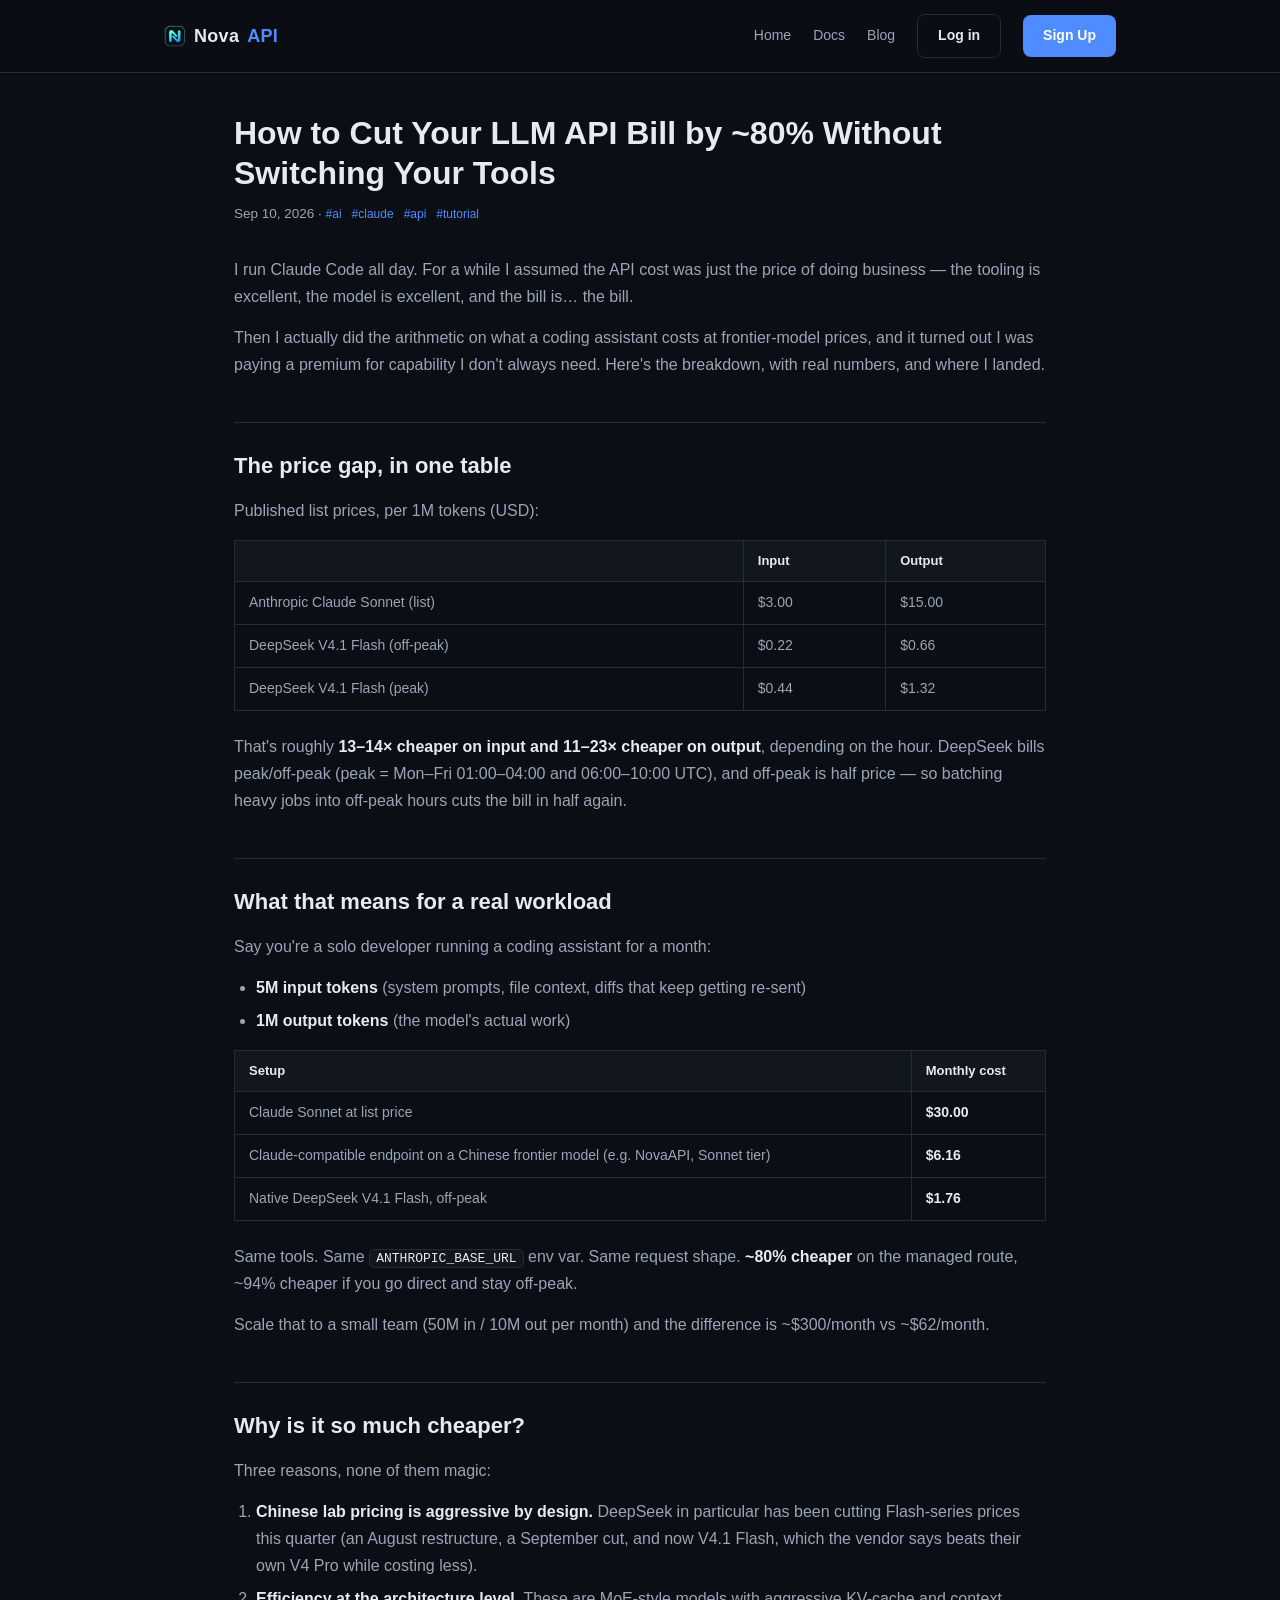
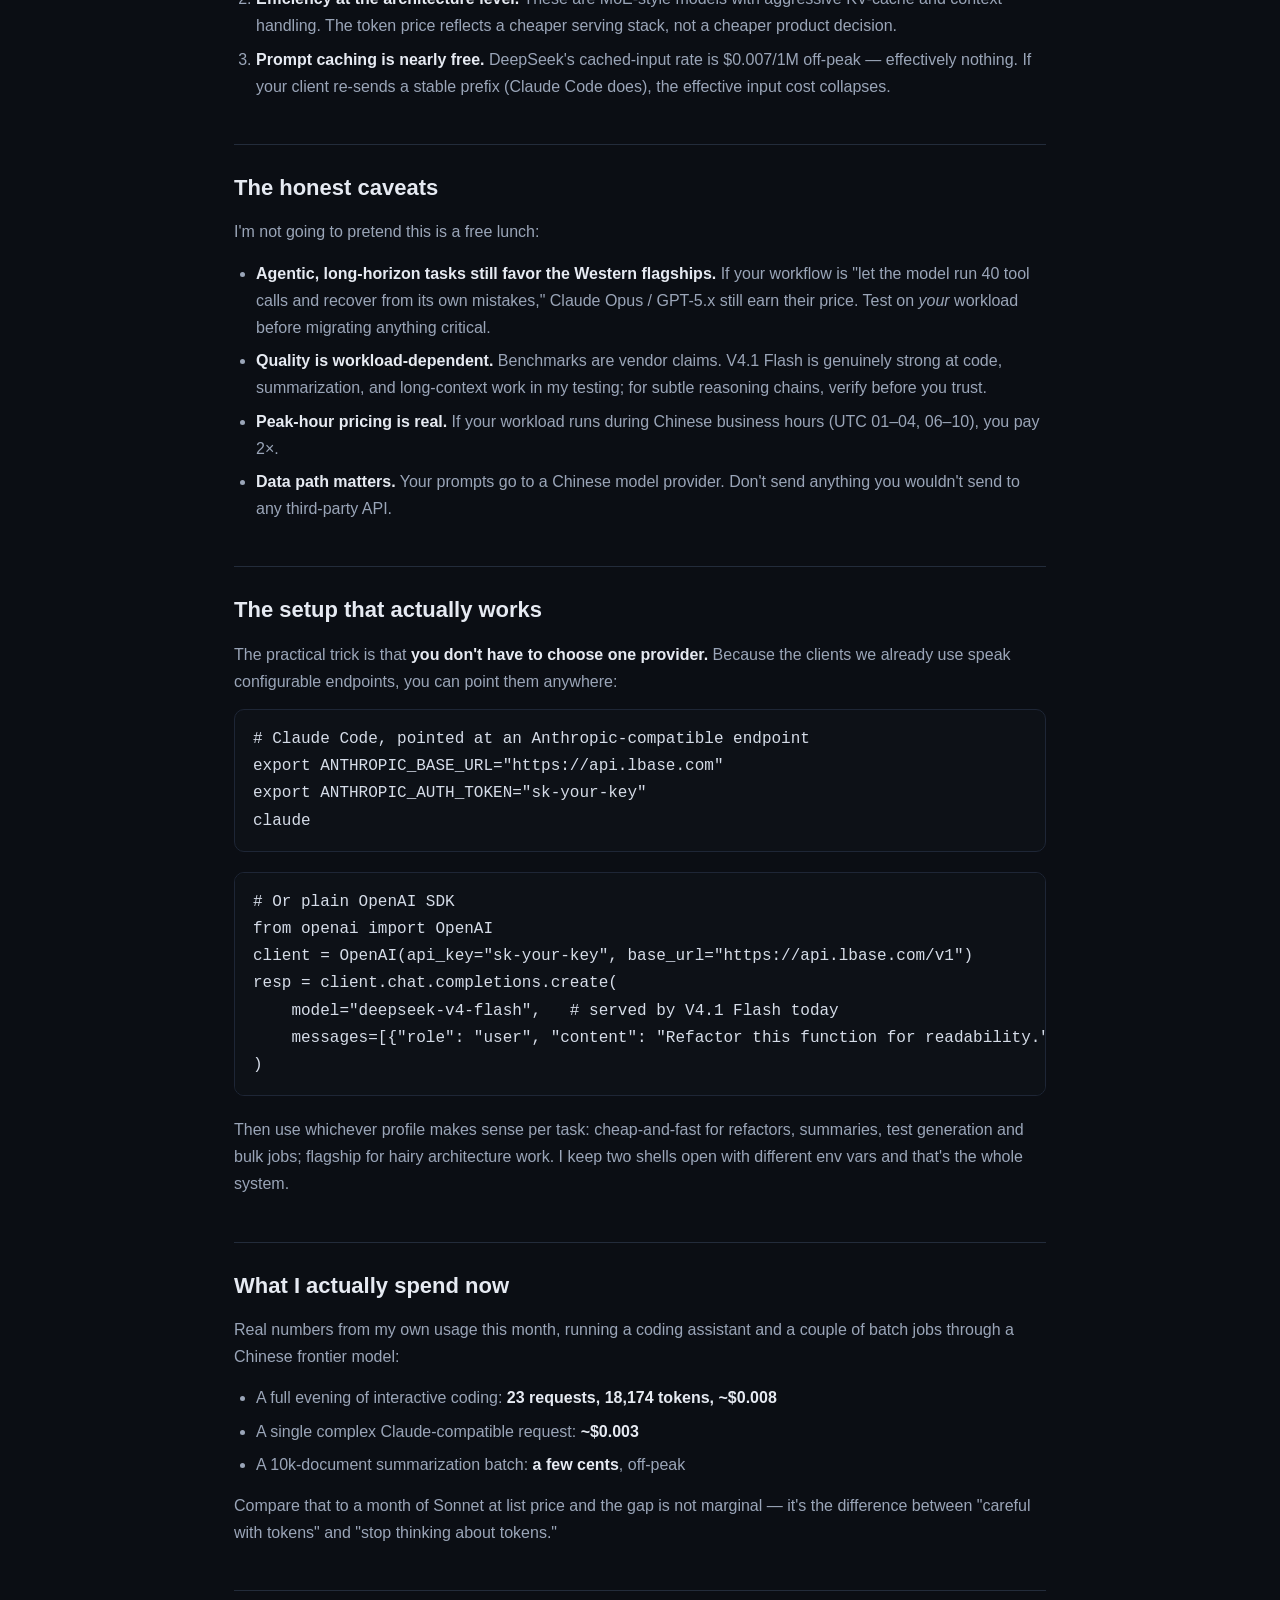
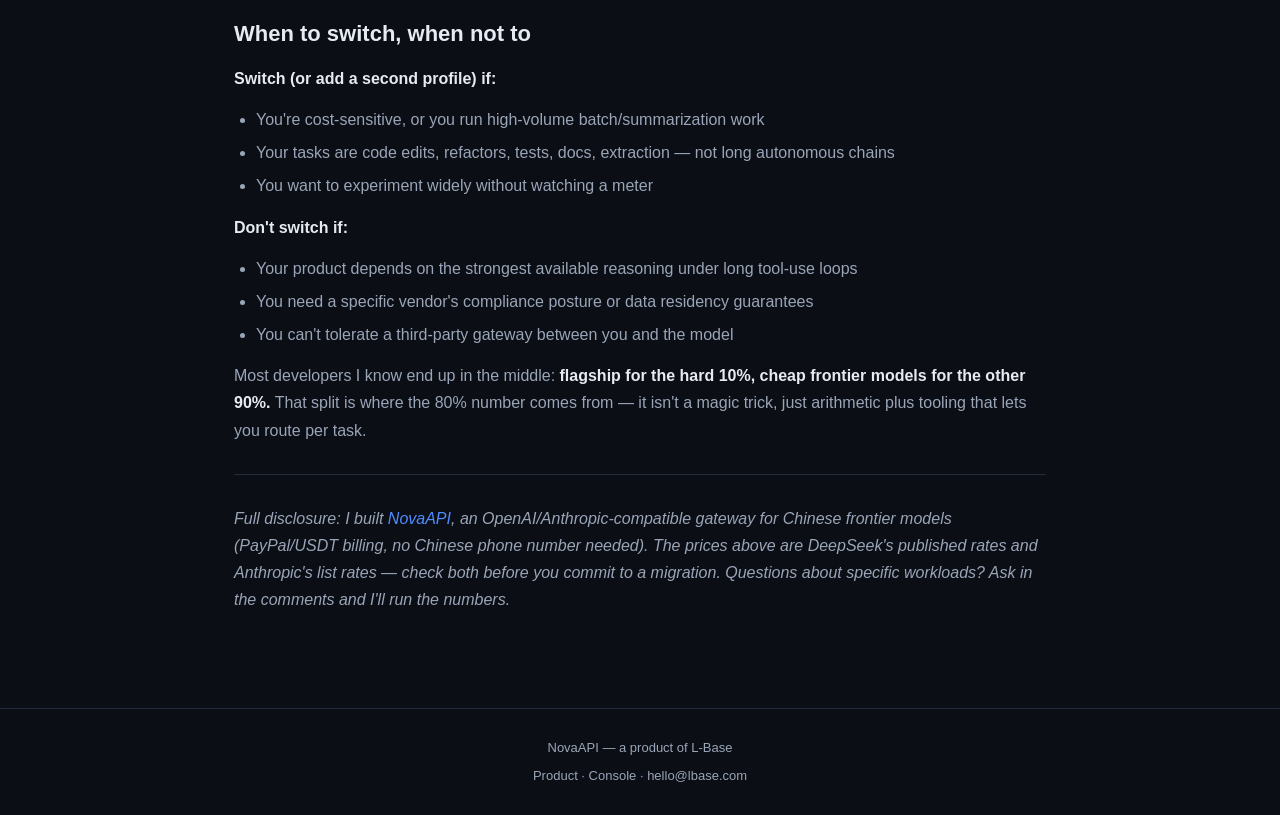
<file: blog/cut-llm-api-bill-80-percent.html>
<!DOCTYPE html>
<html lang="en">
<head>
<meta charset="UTF-8">
<meta name="viewport" content="width=device-width, initial-scale=1.0">
<title>How to Cut Your LLM API Bill by ~80% Without Switching Your Tools</title>
<meta name="description" content="A cost breakdown of running Claude Code and Cursor on a frontier Chinese model instead of Western flagship APIs — with real token counts, real prices, and the cases where you should NOT switch.">
<link rel="canonical" href="https://novaapi.lbase.com/blog/cut-llm-api-bill-80-percent.html">
<link rel="icon" type="image/png" href="../logo.png">
<style>
  :root {
    --bg: #0b0e14; --bg-soft: #11161f; --card: #151b26; --border: #232c3b;
    --text: #e6eaf2; --text-dim: #9aa5b8; --accent: #4f8cff; --green: #3ddc97;
    --code-bg: #0d1117; --code-border: #1e2636;
  }
  * { margin: 0; padding: 0; box-sizing: border-box; }
  body { background: var(--bg); color: var(--text); font-family: -apple-system, BlinkMacSystemFont, "Segoe UI", Roboto, "Helvetica Neue", Arial, sans-serif; line-height: 1.7; }
  a { color: var(--accent); text-decoration: none; }
  a:hover { text-decoration: underline; }
  header { position: sticky; top: 0; z-index: 50; background: rgba(11,14,20,.85); backdrop-filter: blur(8px); border-bottom: 1px solid var(--border); }
  .nav { max-width: 1000px; margin: 0 auto; padding: 14px 24px; display: flex; align-items: center; justify-content: space-between; gap: 10px; flex-wrap: wrap; }
  .brand { display: inline-flex; align-items: center; gap: 8px; font-weight: 700; font-size: 18px; letter-spacing: 0.3px; color: var(--text); }
  .brand span { color: var(--accent); }
  .brand img { width: 22px; height: 22px; border-radius: 5px; }
  a.brand:hover { text-decoration: none; }
  .nav-links { display: flex; gap: 22px; font-size: 14px; align-items: center; flex-wrap: wrap; }
  .nav-links a { color: var(--text-dim); }
  .nav-links a:hover { color: var(--text); text-decoration: none; }
  .nav-links .btn { padding: 9px 20px; border-radius: 8px; font-size: 14px; font-weight: 600; border: none; }
  .nav-links .btn-primary { background: var(--accent); color: #fff; }
  .nav-links .btn-primary:hover { background: #3a76e8; color: #fff; }
  .nav-links .btn-outline { background: transparent; color: var(--text); border: 1px solid var(--border); }
  .nav-links .btn-outline:hover { border-color: var(--accent); color: var(--accent); }
  .wrap { max-width: 860px; margin: 0 auto; padding: 40px 24px 80px; }
  main h1 { font-size: 32px; line-height: 1.25; margin-bottom: 10px; }
  .meta { color: var(--text-dim); font-size: 13.5px; margin-bottom: 30px; }
  main h2 { font-size: 22px; margin: 44px 0 12px; padding-top: 24px; border-top: 1px solid var(--border); }
  main h3 { font-size: 17px; margin: 26px 0 8px; }
  main p { color: var(--text-dim); margin-bottom: 14px; }
  main ul, main ol { color: var(--text-dim); margin: 0 0 14px 22px; }
  main li { margin-bottom: 6px; }
  main strong { color: var(--text); }
  pre { background: var(--code-bg); border: 1px solid var(--code-border); border-radius: 10px; padding: 16px 18px; overflow-x: auto; margin: 14px 0 20px; }
  code { font-family: ui-monospace, SFMono-Regular, "Cascadia Code", Consolas, monospace; }
  p code, li code { background: var(--bg-soft); border: 1px solid var(--border); padding: 1px 6px; border-radius: 5px; font-size: 13px; color: var(--text); }
  pre code { background: none; border: none; padding: 0; color: #d5dce8; }
  .callout { border: 1px solid var(--border); border-left: 3px solid var(--accent); background: var(--bg-soft); border-radius: 8px; padding: 12px 16px; margin: 16px 0; color: var(--text-dim); }
  .card { border: 1px solid var(--border); background: var(--bg-soft); border-radius: 12px; padding: 22px 24px; margin-bottom: 16px; }
  .card h2 { border: none; padding: 0; margin: 0 0 6px; font-size: 19px; }
  .card .date { color: var(--text-dim); font-size: 12.5px; margin-bottom: 8px; }
  .card p { color: var(--text-dim); margin: 0 0 12px; font-size: 14.5px; }
  footer { border-top: 1px solid var(--border); padding: 28px 24px; text-align: center; color: var(--text-dim); font-size: 13px; }
  footer a { color: var(--text-dim); }
  .tag { display: inline-block; color: var(--accent); font-size: 12px; margin-right: 10px; }
  @media (max-width: 640px) { .nav-links a.hide-m { display: none; } main h1 { font-size: 24px; } }

  main table { width: 100%; border-collapse: collapse; margin: 16px 0 22px; font-size: 14px; }
  main table th, main table td { border: 1px solid var(--border); padding: 9px 14px; text-align: left; color: var(--text-dim); }
  main table th { background: var(--bg-soft); color: var(--text); font-size: 13px; }
  main table td strong, main table th strong { color: var(--text); }
  main h4 { font-size: 15px; margin: 20px 0 6px; color: var(--text); }
  main hr { border: none; border-top: 1px solid var(--border); margin: 30px 0; }
  main em { color: var(--text-dim); }
</style>
</head>
<body>
<header>
  <div class="nav">
    <a class="brand" href="../index.html"><img src="../logo.png" alt="NovaAPI logo"/>Nova<span>API</span></a>
    <div class="nav-links">
      <a href="../index.html">Home</a>
      <a href="../docs.html">Docs</a>
      <a href="index.html">Blog</a>
      <a class="btn btn-outline" href="https://api.lbase.com/login">Log in</a>
      <a class="btn btn-primary" href="https://api.lbase.com/register">Sign Up</a>
    </div>
  </div>
</header>
<div class="wrap">
  <main>
    <h1>How to Cut Your LLM API Bill by ~80% Without Switching Your Tools</h1>
    <div class="meta">Sep 10, 2026 · <span class="tag">#ai</span><span class="tag">#claude</span><span class="tag">#api</span><span class="tag">#tutorial</span></div>
<p>I run Claude Code all day. For a while I assumed the API cost was just the price of doing business — the tooling is excellent, the model is excellent, and the bill is… the bill.</p>
<p>Then I actually did the arithmetic on what a coding assistant costs at frontier-model prices, and it turned out I was paying a premium for capability I don't always need. Here's the breakdown, with real numbers, and where I landed.</p>
<h2>The price gap, in one table</h2>
<p>Published list prices, per 1M tokens (USD):</p>
<table><thead><tr><th></th><th>Input</th><th>Output</th></tr></thead><tbody>
<tr><td>Anthropic Claude Sonnet (list)</td><td>$3.00</td><td>$15.00</td></tr>
<tr><td>DeepSeek V4.1 Flash (off-peak)</td><td>$0.22</td><td>$0.66</td></tr>
<tr><td>DeepSeek V4.1 Flash (peak)</td><td>$0.44</td><td>$1.32</td></tr>
</tbody></table>
<p>That's roughly <strong>13–14× cheaper on input and 11–23× cheaper on output</strong>, depending on the hour. DeepSeek bills peak/off-peak (peak = Mon–Fri 01:00–04:00 and 06:00–10:00 UTC), and off-peak is half price — so batching heavy jobs into off-peak hours cuts the bill in half again.</p>
<h2>What that means for a real workload</h2>
<p>Say you're a solo developer running a coding assistant for a month:</p>
<ul>
<li><strong>5M input tokens</strong> (system prompts, file context, diffs that keep getting re-sent)</li>
<li><strong>1M output tokens</strong> (the model's actual work)</li>
</ul>
<table><thead><tr><th>Setup</th><th>Monthly cost</th></tr></thead><tbody>
<tr><td>Claude Sonnet at list price</td><td><strong>$30.00</strong></td></tr>
<tr><td>Claude-compatible endpoint on a Chinese frontier model (e.g. NovaAPI, Sonnet tier)</td><td><strong>$6.16</strong></td></tr>
<tr><td>Native DeepSeek V4.1 Flash, off-peak</td><td><strong>$1.76</strong></td></tr>
</tbody></table>
<p>Same tools. Same <code>ANTHROPIC_BASE_URL</code> env var. Same request shape. <strong>~80% cheaper</strong> on the managed route, ~94% cheaper if you go direct and stay off-peak.</p>
<p>Scale that to a small team (50M in / 10M out per month) and the difference is ~$300/month vs ~$62/month.</p>
<h2>Why is it so much cheaper?</h2>
<p>Three reasons, none of them magic:</p>
<ol>
<li><strong>Chinese lab pricing is aggressive by design.</strong> DeepSeek in particular has been cutting Flash-series prices this quarter (an August restructure, a September cut, and now V4.1 Flash, which the vendor says beats their own V4 Pro while costing less).</li>
<li><strong>Efficiency at the architecture level.</strong> These are MoE-style models with aggressive KV-cache and context handling. The token price reflects a cheaper serving stack, not a cheaper product decision.</li>
<li><strong>Prompt caching is nearly free.</strong> DeepSeek's cached-input rate is $0.007/1M off-peak — effectively nothing. If your client re-sends a stable prefix (Claude Code does), the effective input cost collapses.</li>
</ol>
<h2>The honest caveats</h2>
<p>I'm not going to pretend this is a free lunch:</p>
<ul>
<li><strong>Agentic, long-horizon tasks still favor the Western flagships.</strong> If your workflow is "let the model run 40 tool calls and recover from its own mistakes," Claude Opus / GPT-5.x still earn their price. Test on <em>your</em> workload before migrating anything critical.</li>
<li><strong>Quality is workload-dependent.</strong> Benchmarks are vendor claims. V4.1 Flash is genuinely strong at code, summarization, and long-context work in my testing; for subtle reasoning chains, verify before you trust.</li>
<li><strong>Peak-hour pricing is real.</strong> If your workload runs during Chinese business hours (UTC 01–04, 06–10), you pay 2×.</li>
<li><strong>Data path matters.</strong> Your prompts go to a Chinese model provider. Don't send anything you wouldn't send to any third-party API.</li>
</ul>
<h2>The setup that actually works</h2>
<p>The practical trick is that <strong>you don't have to choose one provider.</strong> Because the clients we already use speak configurable endpoints, you can point them anywhere:</p>
<pre><code># Claude Code, pointed at an Anthropic-compatible endpoint
export ANTHROPIC_BASE_URL="https://api.lbase.com"
export ANTHROPIC_AUTH_TOKEN="sk-your-key"
claude</code></pre>
<pre><code># Or plain OpenAI SDK
from openai import OpenAI
client = OpenAI(api_key="sk-your-key", base_url="https://api.lbase.com/v1")
resp = client.chat.completions.create(
    model="deepseek-v4-flash",   # served by V4.1 Flash today
    messages=[{"role": "user", "content": "Refactor this function for readability."}],
)</code></pre>
<p>Then use whichever profile makes sense per task: cheap-and-fast for refactors, summaries, test generation and bulk jobs; flagship for hairy architecture work. I keep two shells open with different env vars and that's the whole system.</p>
<h2>What I actually spend now</h2>
<p>Real numbers from my own usage this month, running a coding assistant and a couple of batch jobs through a Chinese frontier model:</p>
<ul>
<li>A full evening of interactive coding: <strong>23 requests, 18,174 tokens, ~$0.008</strong></li>
<li>A single complex Claude-compatible request: <strong>~$0.003</strong></li>
<li>A 10k-document summarization batch: <strong>a few cents</strong>, off-peak</li>
</ul>
<p>Compare that to a month of Sonnet at list price and the gap is not marginal — it's the difference between "careful with tokens" and "stop thinking about tokens."</p>
<h2>When to switch, when not to</h2>
<p><strong>Switch (or add a second profile) if:</strong></p>
<ul>
<li>You're cost-sensitive, or you run high-volume batch/summarization work</li>
<li>Your tasks are code edits, refactors, tests, docs, extraction — not long autonomous chains</li>
<li>You want to experiment widely without watching a meter</li>
</ul>
<p><strong>Don't switch if:</strong></p>
<ul>
<li>Your product depends on the strongest available reasoning under long tool-use loops</li>
<li>You need a specific vendor's compliance posture or data residency guarantees</li>
<li>You can't tolerate a third-party gateway between you and the model</li>
</ul>
<p>Most developers I know end up in the middle: <strong>flagship for the hard 10%, cheap frontier models for the other 90%.</strong> That split is where the 80% number comes from — it isn't a magic trick, just arithmetic plus tooling that lets you route per task.</p>
<hr/>
<p><em>Full disclosure: I built <a href="https://novaapi.lbase.com">NovaAPI</a>, an OpenAI/Anthropic-compatible gateway for Chinese frontier models (PayPal/USDT billing, no Chinese phone number needed). The prices above are DeepSeek's published rates and Anthropic's list rates — check both before you commit to a migration. Questions about specific workloads? Ask in the comments and I'll run the numbers.</em></p>

  </main>
</div>
<footer>
  <div>NovaAPI — a product of <a href="https://lbase.com">L-Base</a></div>
  <div style="margin-top:6px;"><a href="https://novaapi.lbase.com/">Product</a> · <a href="https://api.lbase.com/login">Console</a> · <a href="mailto:hello@lbase.com">hello@lbase.com</a></div>
</footer>
</body>
</html>
</file>
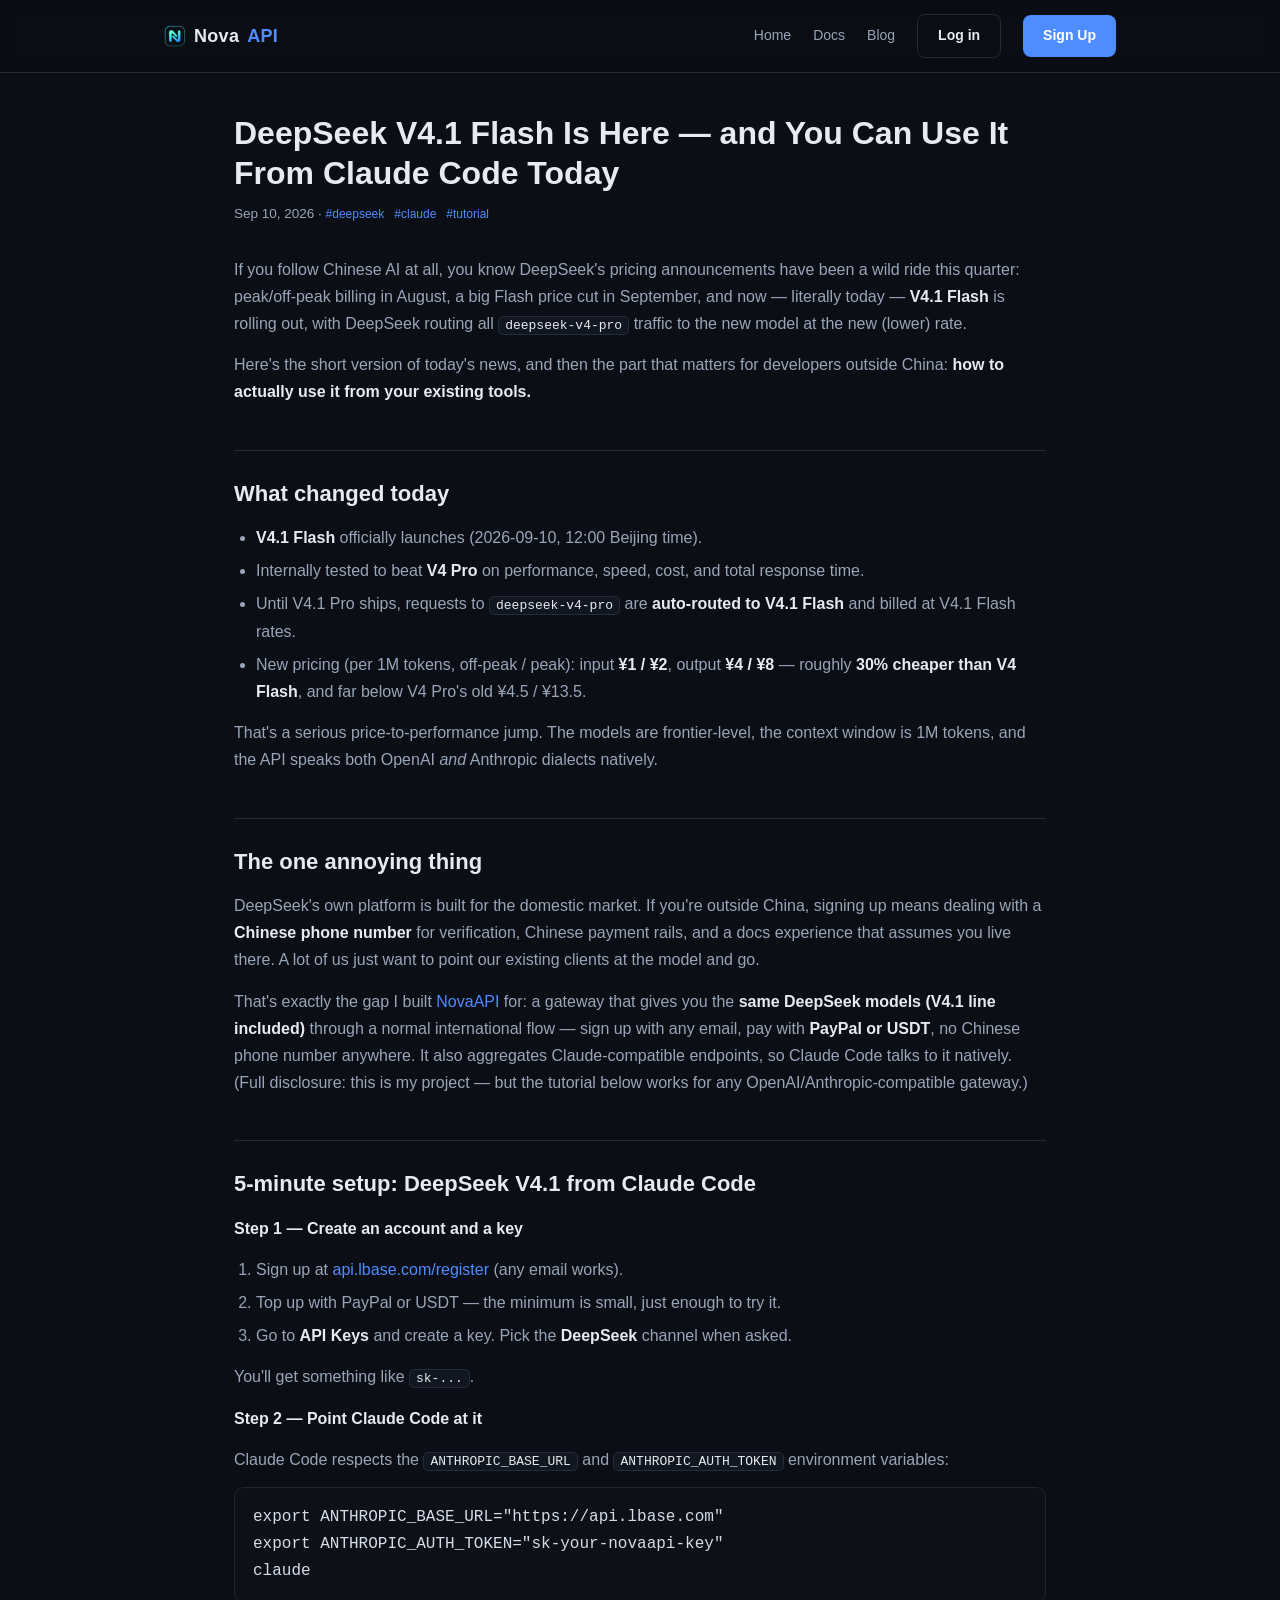
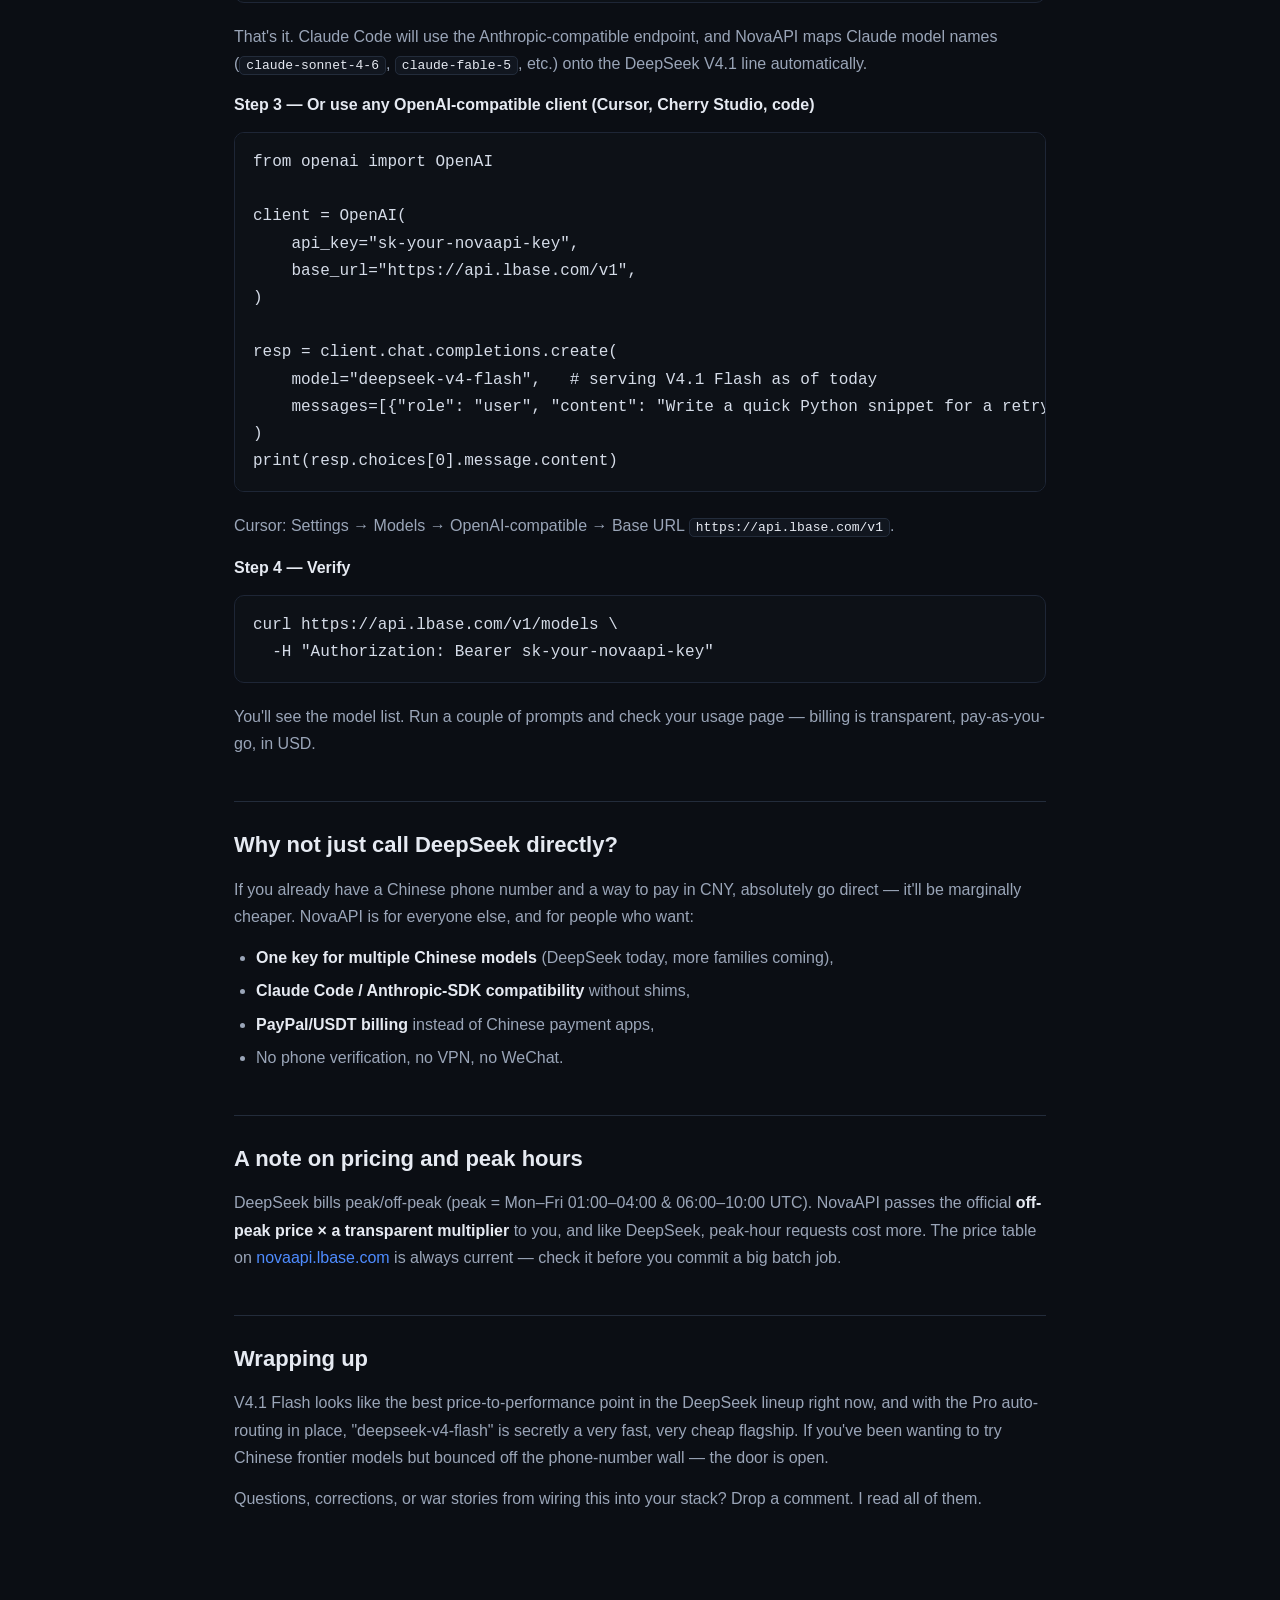
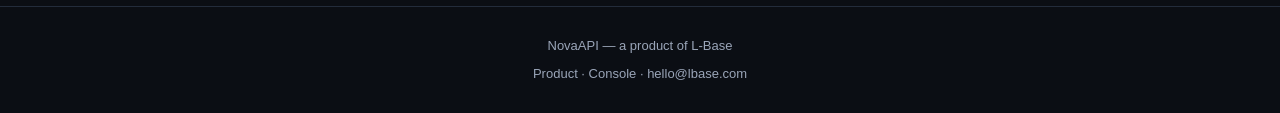
<file: blog/deepseek-v4-1-flash-claude-code.html>
<!DOCTYPE html>
<html lang="en">
<head>
<meta charset="UTF-8">
<meta name="viewport" content="width=device-width, initial-scale=1.0">
<title>DeepSeek V4.1 Flash Is Here — and You Can Use It From Claude Code Today</title>
<meta name="description" content="DeepSeek just shipped V4.1 Flash with V4 Pro-beating performance at a lower price. Here's how developers outside China can wire it into Claude Code, Cursor, or any OpenAI-compatible client.">
<link rel="canonical" href="https://novaapi.lbase.com/blog/deepseek-v4-1-flash-claude-code.html">
<link rel="icon" type="image/png" href="../logo.png">
<style>
  :root {
    --bg: #0b0e14; --bg-soft: #11161f; --card: #151b26; --border: #232c3b;
    --text: #e6eaf2; --text-dim: #9aa5b8; --accent: #4f8cff; --green: #3ddc97;
    --code-bg: #0d1117; --code-border: #1e2636;
  }
  * { margin: 0; padding: 0; box-sizing: border-box; }
  body { background: var(--bg); color: var(--text); font-family: -apple-system, BlinkMacSystemFont, "Segoe UI", Roboto, "Helvetica Neue", Arial, sans-serif; line-height: 1.7; }
  a { color: var(--accent); text-decoration: none; }
  a:hover { text-decoration: underline; }
  header { position: sticky; top: 0; z-index: 50; background: rgba(11,14,20,.85); backdrop-filter: blur(8px); border-bottom: 1px solid var(--border); }
  .nav { max-width: 1000px; margin: 0 auto; padding: 14px 24px; display: flex; align-items: center; justify-content: space-between; gap: 10px; flex-wrap: wrap; }
  .brand { display: inline-flex; align-items: center; gap: 8px; font-weight: 700; font-size: 18px; letter-spacing: 0.3px; color: var(--text); }
  .brand span { color: var(--accent); }
  .brand img { width: 22px; height: 22px; border-radius: 5px; }
  a.brand:hover { text-decoration: none; }
  .nav-links { display: flex; gap: 22px; font-size: 14px; align-items: center; flex-wrap: wrap; }
  .nav-links a { color: var(--text-dim); }
  .nav-links a:hover { color: var(--text); text-decoration: none; }
  .nav-links .btn { padding: 9px 20px; border-radius: 8px; font-size: 14px; font-weight: 600; border: none; }
  .nav-links .btn-primary { background: var(--accent); color: #fff; }
  .nav-links .btn-primary:hover { background: #3a76e8; color: #fff; }
  .nav-links .btn-outline { background: transparent; color: var(--text); border: 1px solid var(--border); }
  .nav-links .btn-outline:hover { border-color: var(--accent); color: var(--accent); }
  .wrap { max-width: 860px; margin: 0 auto; padding: 40px 24px 80px; }
  main h1 { font-size: 32px; line-height: 1.25; margin-bottom: 10px; }
  .meta { color: var(--text-dim); font-size: 13.5px; margin-bottom: 30px; }
  main h2 { font-size: 22px; margin: 44px 0 12px; padding-top: 24px; border-top: 1px solid var(--border); }
  main h3 { font-size: 17px; margin: 26px 0 8px; }
  main p { color: var(--text-dim); margin-bottom: 14px; }
  main ul, main ol { color: var(--text-dim); margin: 0 0 14px 22px; }
  main li { margin-bottom: 6px; }
  main strong { color: var(--text); }
  pre { background: var(--code-bg); border: 1px solid var(--code-border); border-radius: 10px; padding: 16px 18px; overflow-x: auto; margin: 14px 0 20px; }
  code { font-family: ui-monospace, SFMono-Regular, "Cascadia Code", Consolas, monospace; }
  p code, li code { background: var(--bg-soft); border: 1px solid var(--border); padding: 1px 6px; border-radius: 5px; font-size: 13px; color: var(--text); }
  pre code { background: none; border: none; padding: 0; color: #d5dce8; }
  .callout { border: 1px solid var(--border); border-left: 3px solid var(--accent); background: var(--bg-soft); border-radius: 8px; padding: 12px 16px; margin: 16px 0; color: var(--text-dim); }
  .card { border: 1px solid var(--border); background: var(--bg-soft); border-radius: 12px; padding: 22px 24px; margin-bottom: 16px; }
  .card h2 { border: none; padding: 0; margin: 0 0 6px; font-size: 19px; }
  .card .date { color: var(--text-dim); font-size: 12.5px; margin-bottom: 8px; }
  .card p { color: var(--text-dim); margin: 0 0 12px; font-size: 14.5px; }
  footer { border-top: 1px solid var(--border); padding: 28px 24px; text-align: center; color: var(--text-dim); font-size: 13px; }
  footer a { color: var(--text-dim); }
  .tag { display: inline-block; color: var(--accent); font-size: 12px; margin-right: 10px; }
  @media (max-width: 640px) { .nav-links a.hide-m { display: none; } main h1 { font-size: 24px; } }

  main table { width: 100%; border-collapse: collapse; margin: 16px 0 22px; font-size: 14px; }
  main table th, main table td { border: 1px solid var(--border); padding: 9px 14px; text-align: left; color: var(--text-dim); }
  main table th { background: var(--bg-soft); color: var(--text); font-size: 13px; }
  main table td strong, main table th strong { color: var(--text); }
  main h4 { font-size: 15px; margin: 20px 0 6px; color: var(--text); }
  main hr { border: none; border-top: 1px solid var(--border); margin: 30px 0; }
  main em { color: var(--text-dim); }
</style>
</head>
<body>
<header>
  <div class="nav">
    <a class="brand" href="../index.html"><img src="../logo.png" alt="NovaAPI logo"/>Nova<span>API</span></a>
    <div class="nav-links">
      <a href="../index.html">Home</a>
      <a href="../docs.html">Docs</a>
      <a href="index.html">Blog</a>
      <a class="btn btn-outline" href="https://api.lbase.com/login">Log in</a>
      <a class="btn btn-primary" href="https://api.lbase.com/register">Sign Up</a>
    </div>
  </div>
</header>
<div class="wrap">
  <main>
    <h1>DeepSeek V4.1 Flash Is Here — and You Can Use It From Claude Code Today</h1>
    <div class="meta">Sep 10, 2026 · <span class="tag">#deepseek</span><span class="tag">#claude</span><span class="tag">#tutorial</span></div>
<p>If you follow Chinese AI at all, you know DeepSeek's pricing announcements have been a wild ride this quarter: peak/off-peak billing in August, a big Flash price cut in September, and now — literally today — <strong>V4.1 Flash</strong> is rolling out, with DeepSeek routing all <code>deepseek-v4-pro</code> traffic to the new model at the new (lower) rate.</p>
<p>Here's the short version of today's news, and then the part that matters for developers outside China: <strong>how to actually use it from your existing tools.</strong></p>
<h2>What changed today</h2>
<ul>
<li><strong>V4.1 Flash</strong> officially launches (2026-09-10, 12:00 Beijing time).</li>
<li>Internally tested to beat <strong>V4 Pro</strong> on performance, speed, cost, and total response time.</li>
<li>Until V4.1 Pro ships, requests to <code>deepseek-v4-pro</code> are <strong>auto-routed to V4.1 Flash</strong> and billed at V4.1 Flash rates.</li>
<li>New pricing (per 1M tokens, off-peak / peak): input <strong>¥1 / ¥2</strong>, output <strong>¥4 / ¥8</strong> — roughly <strong>30% cheaper than V4 Flash</strong>, and far below V4 Pro's old ¥4.5 / ¥13.5.</li>
</ul>
<p>That's a serious price-to-performance jump. The models are frontier-level, the context window is 1M tokens, and the API speaks both OpenAI <em>and</em> Anthropic dialects natively.</p>
<h2>The one annoying thing</h2>
<p>DeepSeek's own platform is built for the domestic market. If you're outside China, signing up means dealing with a <strong>Chinese phone number</strong> for verification, Chinese payment rails, and a docs experience that assumes you live there. A lot of us just want to point our existing clients at the model and go.</p>
<p>That's exactly the gap I built <a href="https://novaapi.lbase.com">NovaAPI</a> for: a gateway that gives you the <strong>same DeepSeek models (V4.1 line included)</strong> through a normal international flow — sign up with any email, pay with <strong>PayPal or USDT</strong>, no Chinese phone number anywhere. It also aggregates Claude-compatible endpoints, so Claude Code talks to it natively. (Full disclosure: this is my project — but the tutorial below works for any OpenAI/Anthropic-compatible gateway.)</p>
<h2>5-minute setup: DeepSeek V4.1 from Claude Code</h2>
<p><strong>Step 1 — Create an account and a key</strong></p>
<ol>
<li>Sign up at <a href="https://api.lbase.com/register">api.lbase.com/register</a> (any email works).</li>
<li>Top up with PayPal or USDT — the minimum is small, just enough to try it.</li>
<li>Go to <strong>API Keys</strong> and create a key. Pick the <strong>DeepSeek</strong> channel when asked.</li>
</ol>
<p>You'll get something like <code>sk-...</code>.</p>
<p><strong>Step 2 — Point Claude Code at it</strong></p>
<p>Claude Code respects the <code>ANTHROPIC_BASE_URL</code> and <code>ANTHROPIC_AUTH_TOKEN</code> environment variables:</p>
<pre><code>export ANTHROPIC_BASE_URL="https://api.lbase.com"
export ANTHROPIC_AUTH_TOKEN="sk-your-novaapi-key"
claude</code></pre>
<p>That's it. Claude Code will use the Anthropic-compatible endpoint, and NovaAPI maps Claude model names (<code>claude-sonnet-4-6</code>, <code>claude-fable-5</code>, etc.) onto the DeepSeek V4.1 line automatically.</p>
<p><strong>Step 3 — Or use any OpenAI-compatible client (Cursor, Cherry Studio, code)</strong></p>
<pre><code>from openai import OpenAI

client = OpenAI(
    api_key="sk-your-novaapi-key",
    base_url="https://api.lbase.com/v1",
)

resp = client.chat.completions.create(
    model="deepseek-v4-flash",   # serving V4.1 Flash as of today
    messages=[{"role": "user", "content": "Write a quick Python snippet for a retry-with-backoff helper."}],
)
print(resp.choices[0].message.content)</code></pre>
<p>Cursor: Settings → Models → OpenAI-compatible → Base URL <code>https://api.lbase.com/v1</code>.</p>
<p><strong>Step 4 — Verify</strong></p>
<pre><code>curl https://api.lbase.com/v1/models \
  -H "Authorization: Bearer sk-your-novaapi-key"</code></pre>
<p>You'll see the model list. Run a couple of prompts and check your usage page — billing is transparent, pay-as-you-go, in USD.</p>
<h2>Why not just call DeepSeek directly?</h2>
<p>If you already have a Chinese phone number and a way to pay in CNY, absolutely go direct — it'll be marginally cheaper. NovaAPI is for everyone else, and for people who want:</p>
<ul>
<li><strong>One key for multiple Chinese models</strong> (DeepSeek today, more families coming),</li>
<li><strong>Claude Code / Anthropic-SDK compatibility</strong> without shims,</li>
<li><strong>PayPal/USDT billing</strong> instead of Chinese payment apps,</li>
<li>No phone verification, no VPN, no WeChat.</li>
</ul>
<h2>A note on pricing and peak hours</h2>
<p>DeepSeek bills peak/off-peak (peak = Mon–Fri 01:00–04:00 & 06:00–10:00 UTC). NovaAPI passes the official <strong>off-peak price × a transparent multiplier</strong> to you, and like DeepSeek, peak-hour requests cost more. The price table on <a href="https://novaapi.lbase.com">novaapi.lbase.com</a> is always current — check it before you commit a big batch job.</p>
<h2>Wrapping up</h2>
<p>V4.1 Flash looks like the best price-to-performance point in the DeepSeek lineup right now, and with the Pro auto-routing in place, "deepseek-v4-flash" is secretly a very fast, very cheap flagship. If you've been wanting to try Chinese frontier models but bounced off the phone-number wall — the door is open.</p>
<p>Questions, corrections, or war stories from wiring this into your stack? Drop a comment. I read all of them.</p>

  </main>
</div>
<footer>
  <div>NovaAPI — a product of <a href="https://lbase.com">L-Base</a></div>
  <div style="margin-top:6px;"><a href="https://novaapi.lbase.com/">Product</a> · <a href="https://api.lbase.com/login">Console</a> · <a href="mailto:hello@lbase.com">hello@lbase.com</a></div>
</footer>
</body>
</html>
</file>
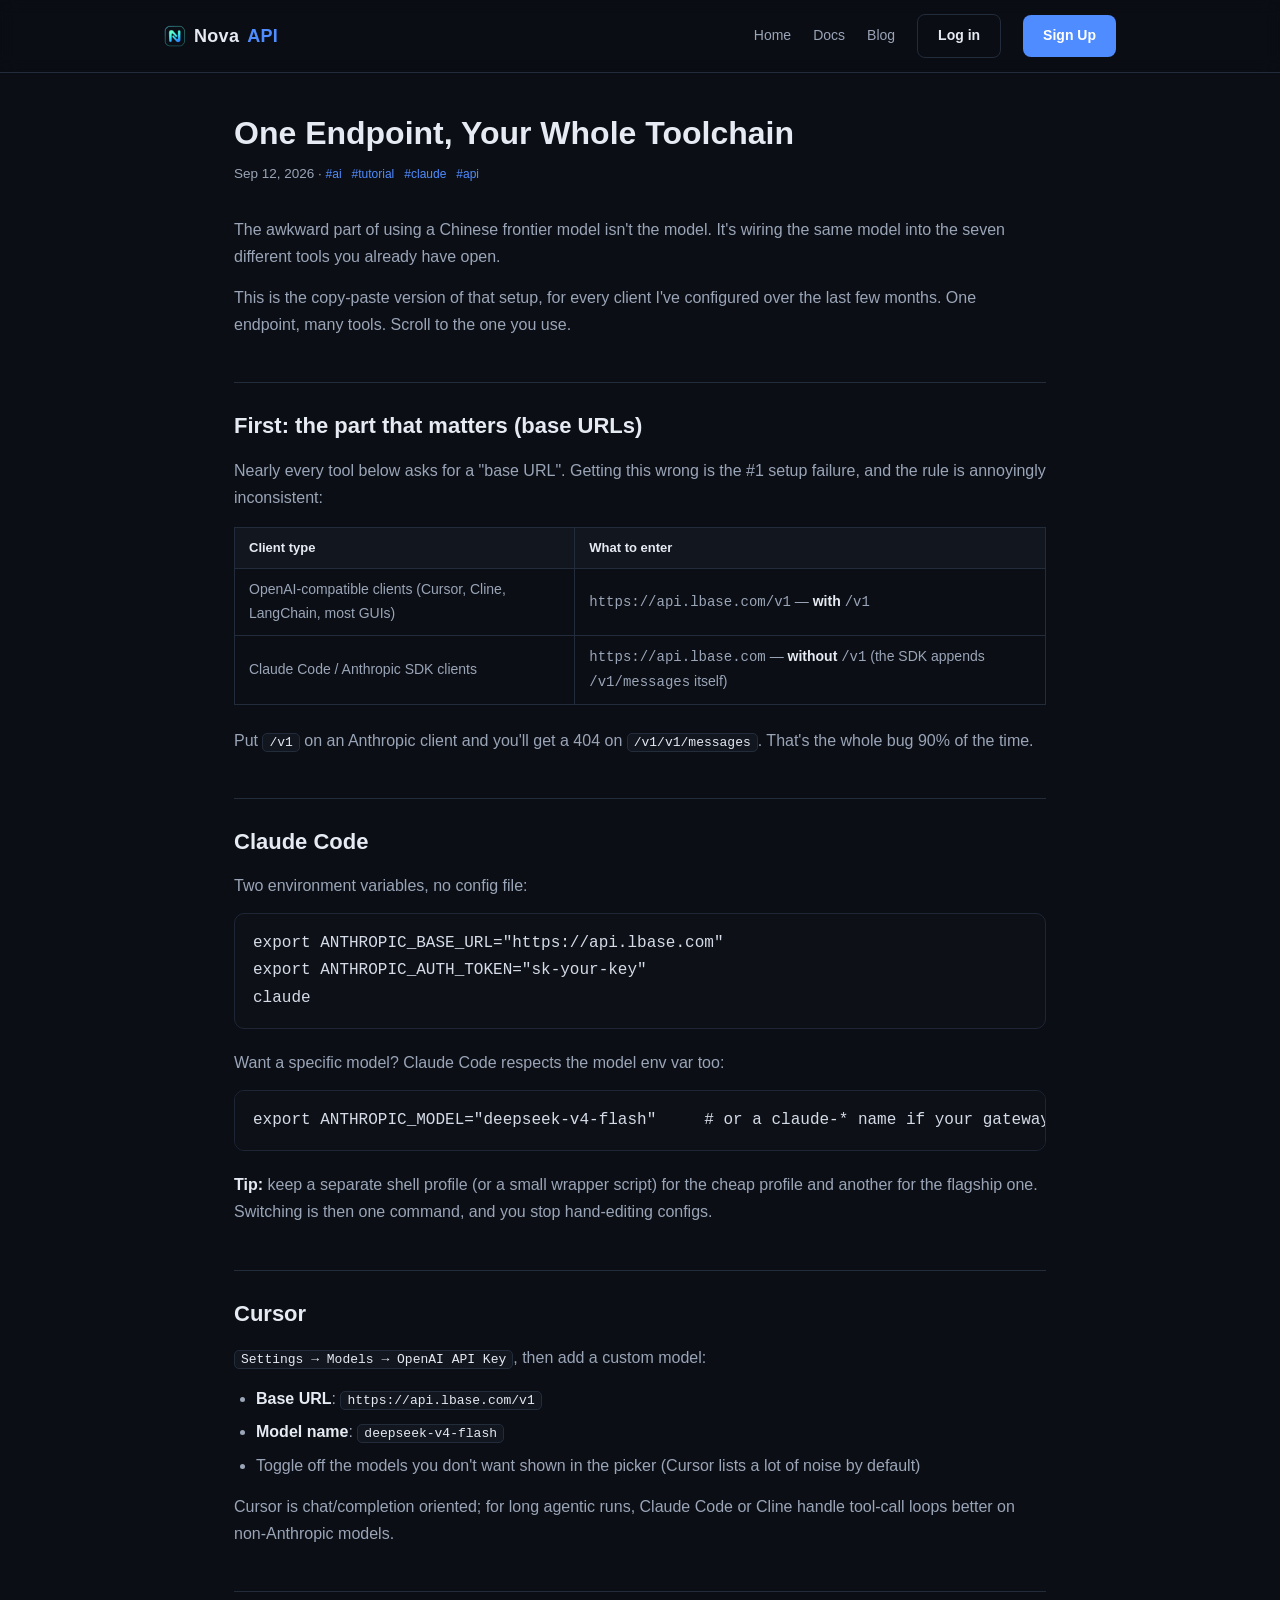
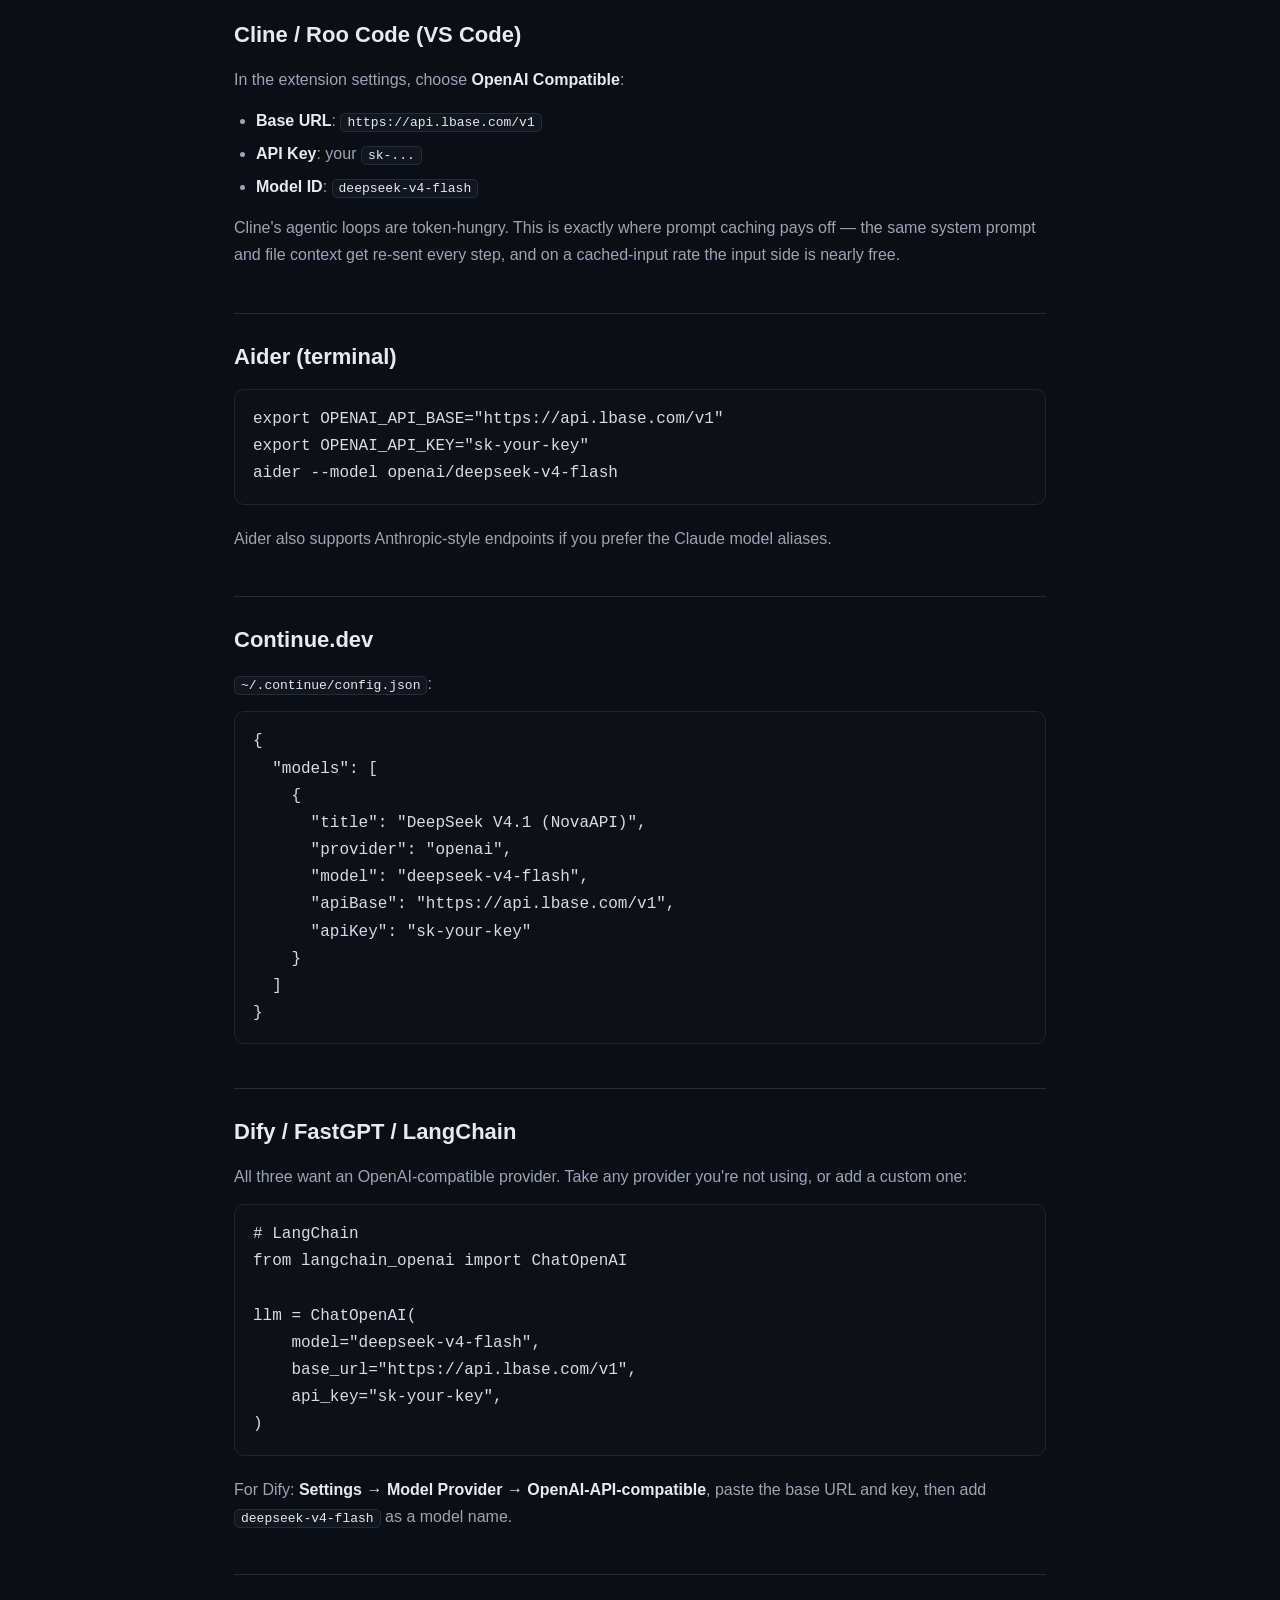
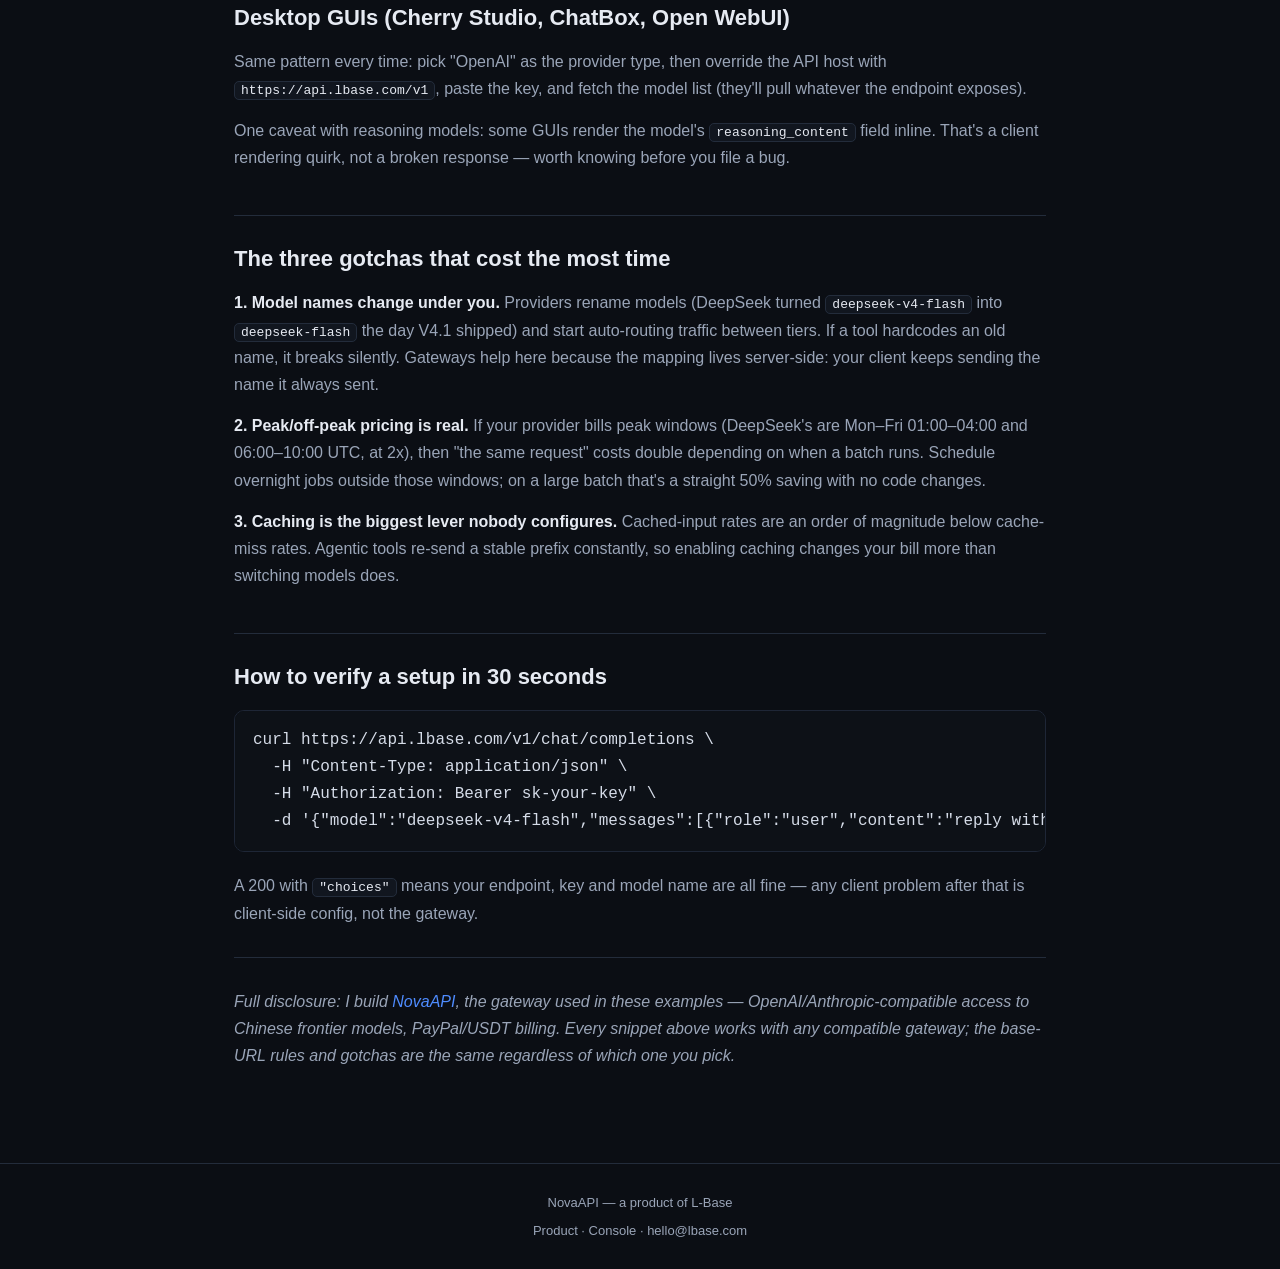
<file: blog/one-endpoint-whole-toolchain.html>
<!DOCTYPE html>
<html lang="en">
<head>
<meta charset="UTF-8">
<meta name="viewport" content="width=device-width, initial-scale=1.0">
<title>One Endpoint, Your Whole Toolchain: Running Chinese Frontier Models in Claude Code, Cursor, Cline, Aider and More</title>
<meta name="description" content="Copy-paste configuration for putting DeepSeek V4.1 (or any OpenAI/Anthropic-compatible Chinese model) behind every AI coding tool you use — plus the three gotchas that waste the most time.">
<link rel="canonical" href="https://novaapi.lbase.com/blog/one-endpoint-whole-toolchain.html">
<link rel="icon" type="image/png" href="../logo.png">
<style>
  :root {
    --bg: #0b0e14; --bg-soft: #11161f; --card: #151b26; --border: #232c3b;
    --text: #e6eaf2; --text-dim: #9aa5b8; --accent: #4f8cff; --green: #3ddc97;
    --code-bg: #0d1117; --code-border: #1e2636;
  }
  * { margin: 0; padding: 0; box-sizing: border-box; }
  body { background: var(--bg); color: var(--text); font-family: -apple-system, BlinkMacSystemFont, "Segoe UI", Roboto, "Helvetica Neue", Arial, sans-serif; line-height: 1.7; }
  a { color: var(--accent); text-decoration: none; }
  a:hover { text-decoration: underline; }
  header { position: sticky; top: 0; z-index: 50; background: rgba(11,14,20,.85); backdrop-filter: blur(8px); border-bottom: 1px solid var(--border); }
  .nav { max-width: 1000px; margin: 0 auto; padding: 14px 24px; display: flex; align-items: center; justify-content: space-between; gap: 10px; flex-wrap: wrap; }
  .brand { display: inline-flex; align-items: center; gap: 8px; font-weight: 700; font-size: 18px; letter-spacing: 0.3px; color: var(--text); }
  .brand span { color: var(--accent); }
  .brand img { width: 22px; height: 22px; border-radius: 5px; }
  a.brand:hover { text-decoration: none; }
  .nav-links { display: flex; gap: 22px; font-size: 14px; align-items: center; flex-wrap: wrap; }
  .nav-links a { color: var(--text-dim); }
  .nav-links a:hover { color: var(--text); text-decoration: none; }
  .nav-links .btn { padding: 9px 20px; border-radius: 8px; font-size: 14px; font-weight: 600; border: none; }
  .nav-links .btn-primary { background: var(--accent); color: #fff; }
  .nav-links .btn-primary:hover { background: #3a76e8; color: #fff; }
  .nav-links .btn-outline { background: transparent; color: var(--text); border: 1px solid var(--border); }
  .nav-links .btn-outline:hover { border-color: var(--accent); color: var(--accent); }
  .wrap { max-width: 860px; margin: 0 auto; padding: 40px 24px 80px; }
  main h1 { font-size: 32px; line-height: 1.25; margin-bottom: 10px; }
  .meta { color: var(--text-dim); font-size: 13.5px; margin-bottom: 30px; }
  main h2 { font-size: 22px; margin: 44px 0 12px; padding-top: 24px; border-top: 1px solid var(--border); }
  main h3 { font-size: 17px; margin: 26px 0 8px; }
  main p { color: var(--text-dim); margin-bottom: 14px; }
  main ul, main ol { color: var(--text-dim); margin: 0 0 14px 22px; }
  main li { margin-bottom: 6px; }
  main strong { color: var(--text); }
  pre { background: var(--code-bg); border: 1px solid var(--code-border); border-radius: 10px; padding: 16px 18px; overflow-x: auto; margin: 14px 0 20px; }
  code { font-family: ui-monospace, SFMono-Regular, "Cascadia Code", Consolas, monospace; }
  p code, li code { background: var(--bg-soft); border: 1px solid var(--border); padding: 1px 6px; border-radius: 5px; font-size: 13px; color: var(--text); }
  pre code { background: none; border: none; padding: 0; color: #d5dce8; }
  .callout { border: 1px solid var(--border); border-left: 3px solid var(--accent); background: var(--bg-soft); border-radius: 8px; padding: 12px 16px; margin: 16px 0; color: var(--text-dim); }
  .card { border: 1px solid var(--border); background: var(--bg-soft); border-radius: 12px; padding: 22px 24px; margin-bottom: 16px; }
  .card h2 { border: none; padding: 0; margin: 0 0 6px; font-size: 19px; }
  .card .date { color: var(--text-dim); font-size: 12.5px; margin-bottom: 8px; }
  .card p { color: var(--text-dim); margin: 0 0 12px; font-size: 14.5px; }
  footer { border-top: 1px solid var(--border); padding: 28px 24px; text-align: center; color: var(--text-dim); font-size: 13px; }
  footer a { color: var(--text-dim); }
  .tag { display: inline-block; color: var(--accent); font-size: 12px; margin-right: 10px; }
  @media (max-width: 640px) { .nav-links a.hide-m { display: none; } main h1 { font-size: 24px; } }

  main table { width: 100%; border-collapse: collapse; margin: 16px 0 22px; font-size: 14px; }
  main table th, main table td { border: 1px solid var(--border); padding: 9px 14px; text-align: left; color: var(--text-dim); }
  main table th { background: var(--bg-soft); color: var(--text); font-size: 13px; }
  main table td strong, main table th strong { color: var(--text); }
  main h4 { font-size: 15px; margin: 20px 0 6px; color: var(--text); }
  main hr { border: none; border-top: 1px solid var(--border); margin: 30px 0; }
  main em { color: var(--text-dim); }
</style>
</head>
<body>
<header>
  <div class="nav">
    <a class="brand" href="../index.html"><img src="../logo.png" alt="NovaAPI logo"/>Nova<span>API</span></a>
    <div class="nav-links">
      <a href="../index.html">Home</a>
      <a href="../docs.html">Docs</a>
      <a href="index.html">Blog</a>
      <a class="btn btn-outline" href="https://api.lbase.com/login">Log in</a>
      <a class="btn btn-primary" href="https://api.lbase.com/register">Sign Up</a>
    </div>
  </div>
</header>
<div class="wrap">
  <main>
    <h1>One Endpoint, Your Whole Toolchain</h1>
    <div class="meta">Sep 12, 2026 · <span class="tag">#ai</span><span class="tag">#tutorial</span><span class="tag">#claude</span><span class="tag">#api</span></div>
<p>The awkward part of using a Chinese frontier model isn't the model. It's wiring the same model into the seven different tools you already have open.</p>
<p>This is the copy-paste version of that setup, for every client I've configured over the last few months. One endpoint, many tools. Scroll to the one you use.</p>
<h2>First: the part that matters (base URLs)</h2>
<p>Nearly every tool below asks for a "base URL". Getting this wrong is the #1 setup failure, and the rule is annoyingly inconsistent:</p>
<table><thead><tr><th>Client type</th><th>What to enter</th></tr></thead><tbody>
<tr><td>OpenAI-compatible clients (Cursor, Cline, LangChain, most GUIs)</td><td><code>https://api.lbase.com/v1</code> — <strong>with</strong> <code>/v1</code></td></tr>
<tr><td>Claude Code / Anthropic SDK clients</td><td><code>https://api.lbase.com</code> — <strong>without</strong> <code>/v1</code> (the SDK appends <code>/v1/messages</code> itself)</td></tr>
</tbody></table>
<p>Put <code>/v1</code> on an Anthropic client and you'll get a 404 on <code>/v1/v1/messages</code>. That's the whole bug 90% of the time.</p>
<h2>Claude Code</h2>
<p>Two environment variables, no config file:</p>
<pre><code>export ANTHROPIC_BASE_URL="https://api.lbase.com"
export ANTHROPIC_AUTH_TOKEN="sk-your-key"
claude</code></pre>
<p>Want a specific model? Claude Code respects the model env var too:</p>
<pre><code>export ANTHROPIC_MODEL="deepseek-v4-flash"     # or a claude-* name if your gateway maps them</code></pre>
<p><strong>Tip:</strong> keep a separate shell profile (or a small wrapper script) for the cheap profile and another for the flagship one. Switching is then one command, and you stop hand-editing configs.</p>
<h2>Cursor</h2>
<p><code>Settings → Models → OpenAI API Key</code>, then add a custom model:</p>
<ul>
<li><strong>Base URL</strong>: <code>https://api.lbase.com/v1</code></li>
<li><strong>Model name</strong>: <code>deepseek-v4-flash</code></li>
<li>Toggle off the models you don't want shown in the picker (Cursor lists a lot of noise by default)</li>
</ul>
<p>Cursor is chat/completion oriented; for long agentic runs, Claude Code or Cline handle tool-call loops better on non-Anthropic models.</p>
<h2>Cline / Roo Code (VS Code)</h2>
<p>In the extension settings, choose <strong>OpenAI Compatible</strong>:</p>
<ul>
<li><strong>Base URL</strong>: <code>https://api.lbase.com/v1</code></li>
<li><strong>API Key</strong>: your <code>sk-...</code></li>
<li><strong>Model ID</strong>: <code>deepseek-v4-flash</code></li>
</ul>
<p>Cline's agentic loops are token-hungry. This is exactly where prompt caching pays off — the same system prompt and file context get re-sent every step, and on a cached-input rate the input side is nearly free.</p>
<h2>Aider (terminal)</h2>
<pre><code>export OPENAI_API_BASE="https://api.lbase.com/v1"
export OPENAI_API_KEY="sk-your-key"
aider --model openai/deepseek-v4-flash</code></pre>
<p>Aider also supports Anthropic-style endpoints if you prefer the Claude model aliases.</p>
<h2>Continue.dev</h2>
<p><code>~/.continue/config.json</code>:</p>
<pre><code>{
  "models": [
    {
      "title": "DeepSeek V4.1 (NovaAPI)",
      "provider": "openai",
      "model": "deepseek-v4-flash",
      "apiBase": "https://api.lbase.com/v1",
      "apiKey": "sk-your-key"
    }
  ]
}</code></pre>
<h2>Dify / FastGPT / LangChain</h2>
<p>All three want an OpenAI-compatible provider. Take any provider you're not using, or add a custom one:</p>
<pre><code># LangChain
from langchain_openai import ChatOpenAI

llm = ChatOpenAI(
    model="deepseek-v4-flash",
    base_url="https://api.lbase.com/v1",
    api_key="sk-your-key",
)</code></pre>
<p>For Dify: <strong>Settings → Model Provider → OpenAI-API-compatible</strong>, paste the base URL and key, then add <code>deepseek-v4-flash</code> as a model name.</p>
<h2>Desktop GUIs (Cherry Studio, ChatBox, Open WebUI)</h2>
<p>Same pattern every time: pick "OpenAI" as the provider type, then override the API host with <code>https://api.lbase.com/v1</code>, paste the key, and fetch the model list (they'll pull whatever the endpoint exposes).</p>
<p>One caveat with reasoning models: some GUIs render the model's <code>reasoning_content</code> field inline. That's a client rendering quirk, not a broken response — worth knowing before you file a bug.</p>
<h2>The three gotchas that cost the most time</h2>
<p><strong>1. Model names change under you.</strong> Providers rename models (DeepSeek turned <code>deepseek-v4-flash</code> into <code>deepseek-flash</code> the day V4.1 shipped) and start auto-routing traffic between tiers. If a tool hardcodes an old name, it breaks silently. Gateways help here because the mapping lives server-side: your client keeps sending the name it always sent.</p>
<p><strong>2. Peak/off-peak pricing is real.</strong> If your provider bills peak windows (DeepSeek's are Mon–Fri 01:00–04:00 and 06:00–10:00 UTC, at 2x), then "the same request" costs double depending on when a batch runs. Schedule overnight jobs outside those windows; on a large batch that's a straight 50% saving with no code changes.</p>
<p><strong>3. Caching is the biggest lever nobody configures.</strong> Cached-input rates are an order of magnitude below cache-miss rates. Agentic tools re-send a stable prefix constantly, so enabling caching changes your bill more than switching models does.</p>
<h2>How to verify a setup in 30 seconds</h2>
<pre><code>curl https://api.lbase.com/v1/chat/completions \
  -H "Content-Type: application/json" \
  -H "Authorization: Bearer sk-your-key" \
  -d '{"model":"deepseek-v4-flash","messages":[{"role":"user","content":"reply with OK"}],"max_tokens":5}'</code></pre>
<p>A 200 with <code>"choices"</code> means your endpoint, key and model name are all fine — any client problem after that is client-side config, not the gateway.</p>
<hr/>
<p><em>Full disclosure: I build <a href="https://novaapi.lbase.com">NovaAPI</a>, the gateway used in these examples — OpenAI/Anthropic-compatible access to Chinese frontier models, PayPal/USDT billing. Every snippet above works with any compatible gateway; the base-URL rules and gotchas are the same regardless of which one you pick.</em></p>

  </main>
</div>
<footer>
  <div>NovaAPI — a product of <a href="https://lbase.com">L-Base</a></div>
  <div style="margin-top:6px;"><a href="https://novaapi.lbase.com/">Product</a> · <a href="https://api.lbase.com/login">Console</a> · <a href="mailto:hello@lbase.com">hello@lbase.com</a></div>
</footer>
</body>
</html>
</file>
